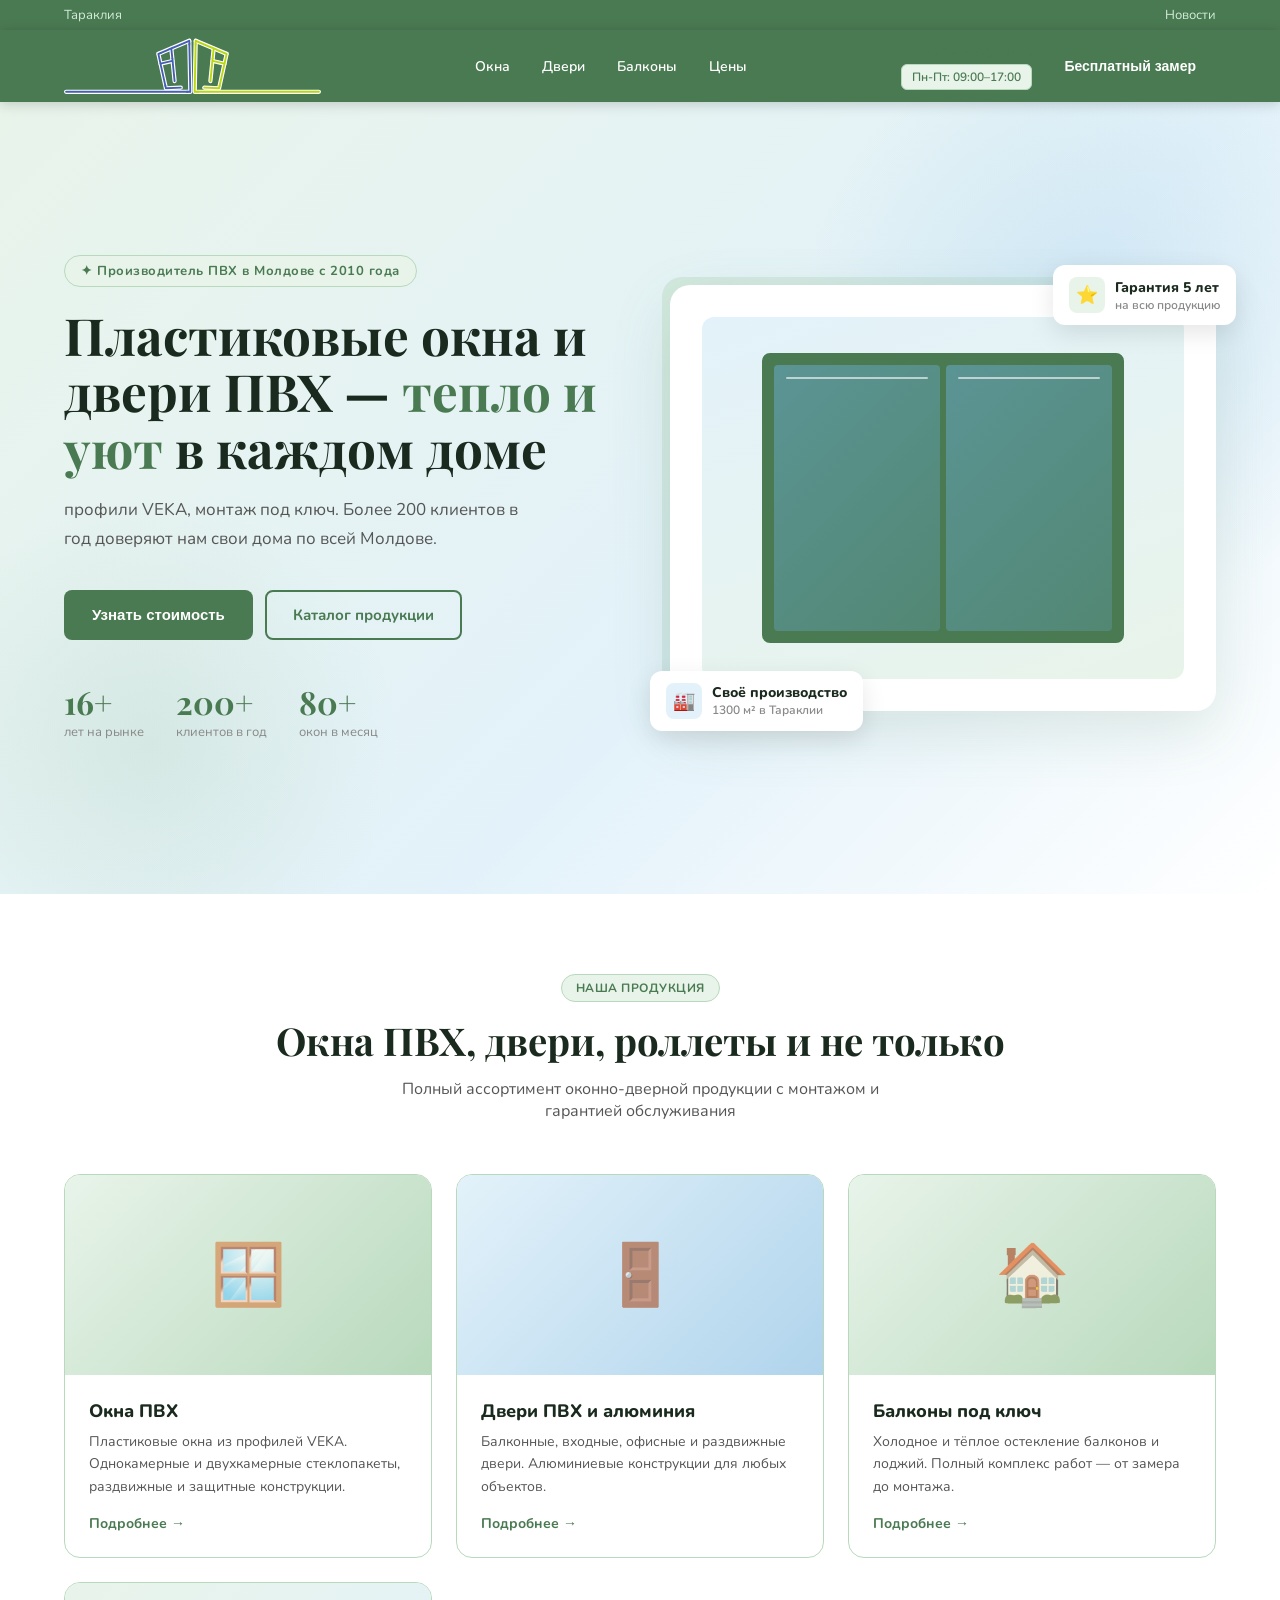
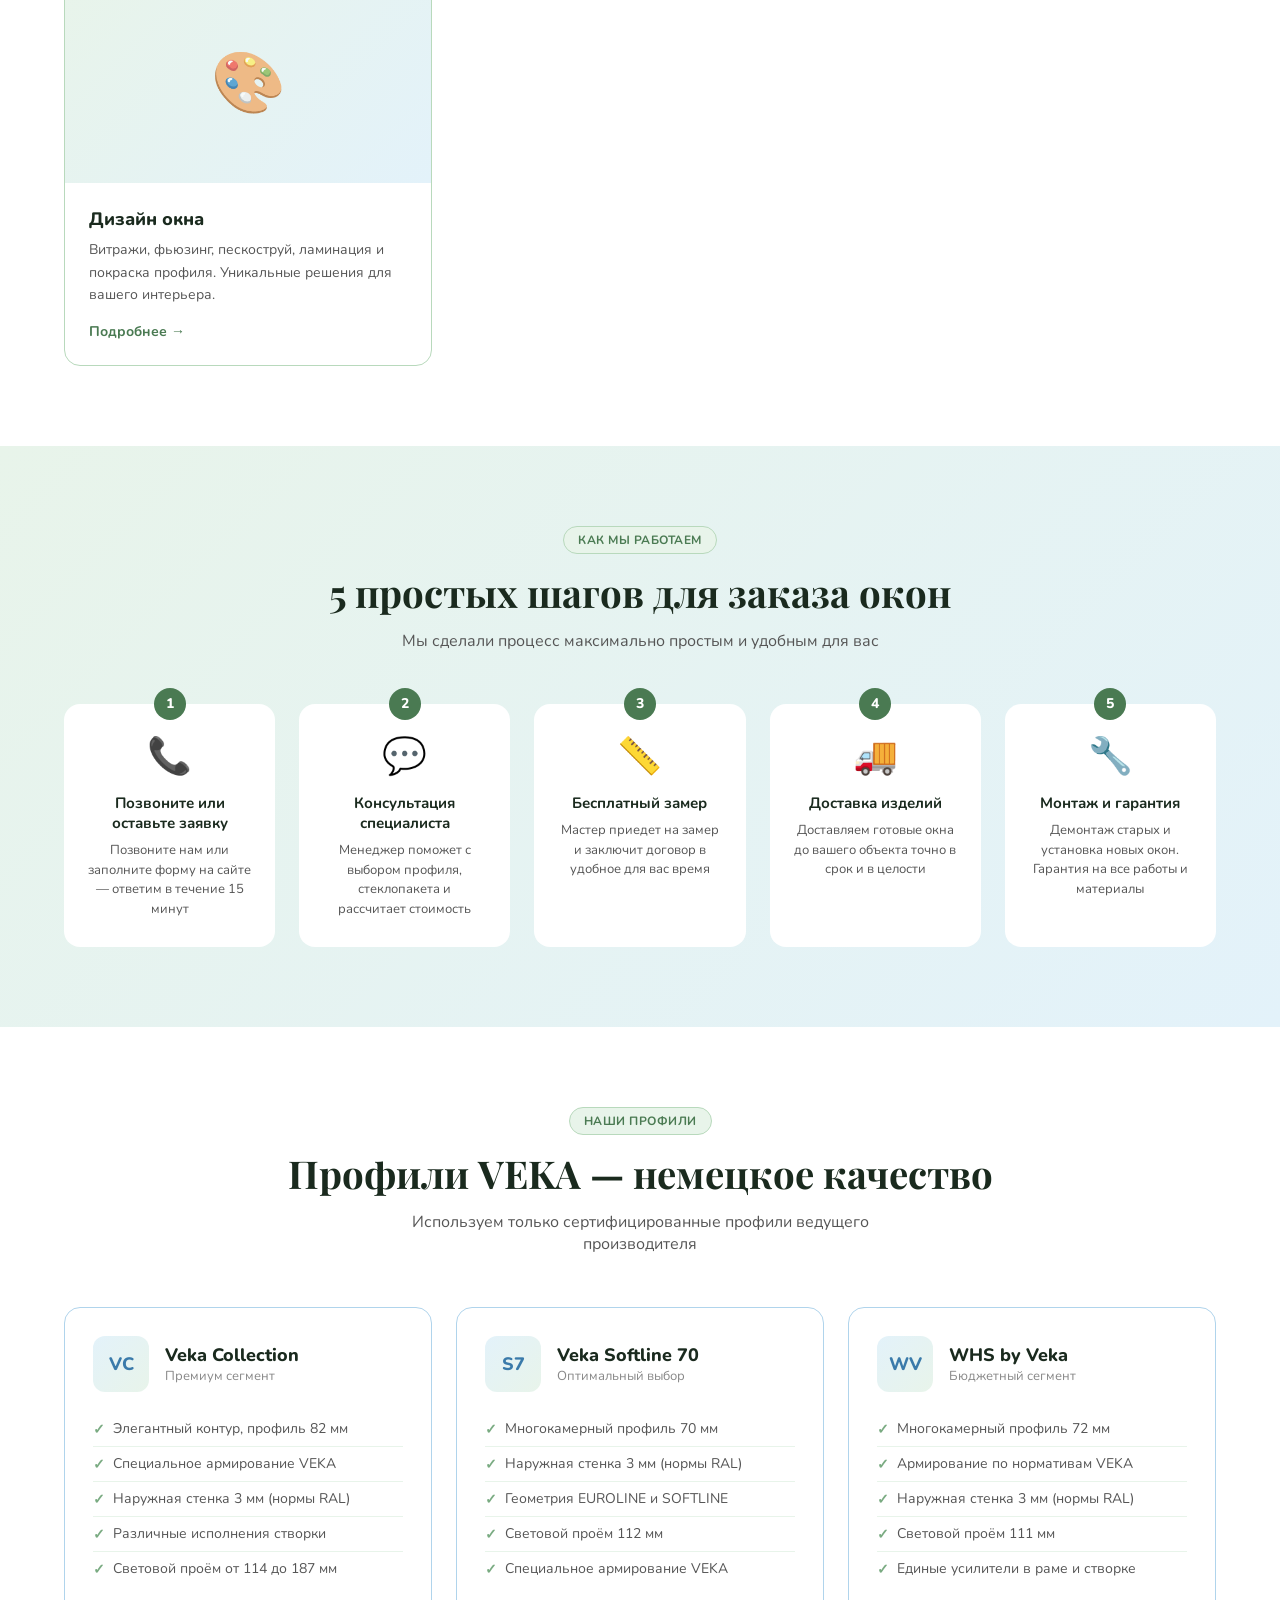
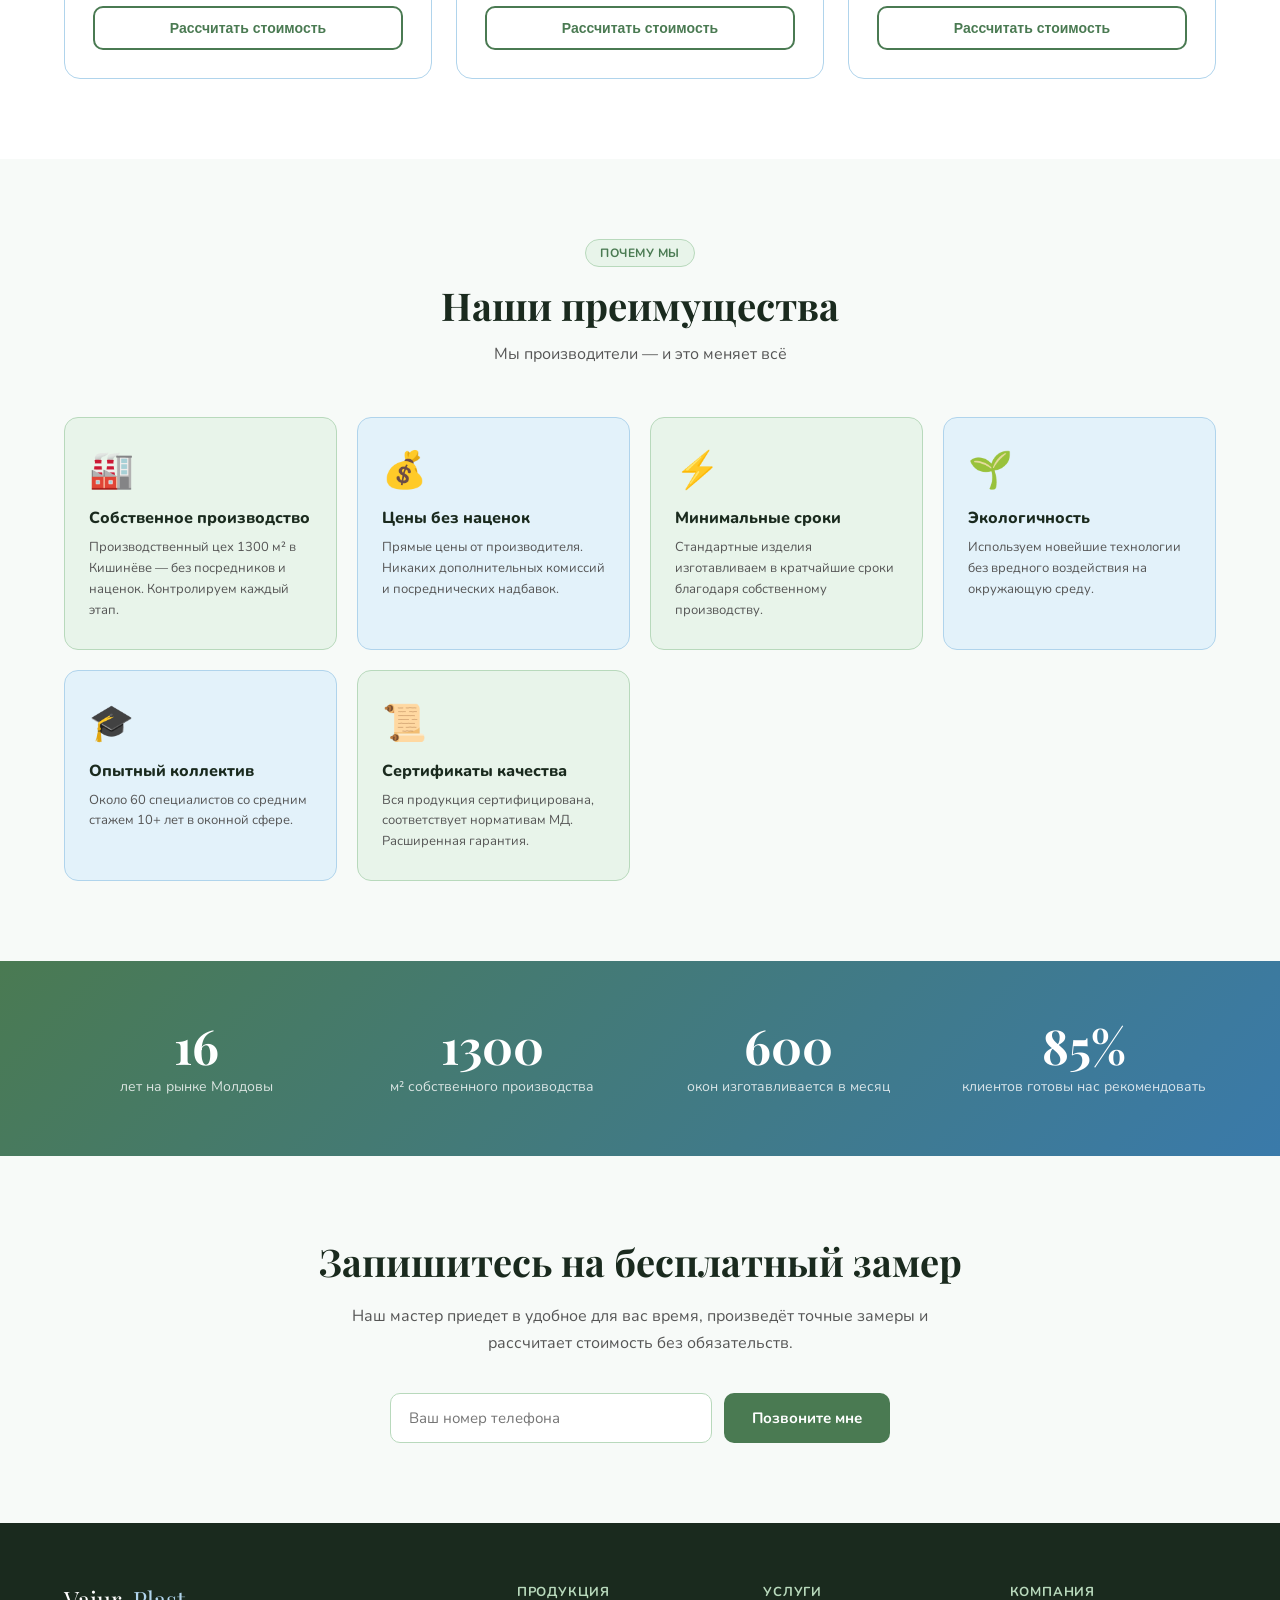
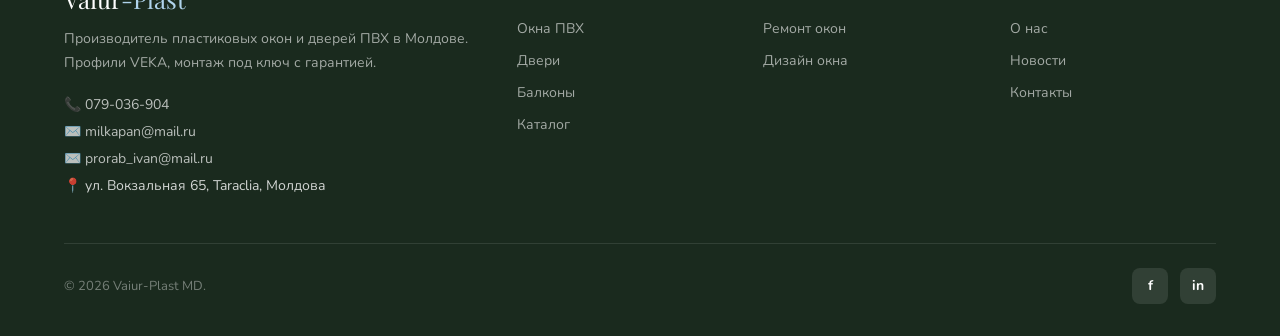
<file: index.html>
<!DOCTYPE html>
<html lang="ru">

<head>
  <meta charset="UTF-8">
  <meta name="viewport" content="width=device-width, initial-scale=1.0">
  <title>Окна и Двери ПВХ | Vaiur-Plast MD</title>
  <link rel="preconnect" href="https://fonts.googleapis.com">
  <link
    href="https://fonts.googleapis.com/css2?family=Nunito:wght@300;400;600;700;800&family=Playfair+Display:wght@700&display=swap"
    rel="stylesheet">
  <link rel="stylesheet" href="style.css">
  
</head>

<body>

  <div class="topbar">
    <div class="topbar-inner">
      <div class="topbar-links">
        <a href="https://maps.app.goo.gl/GmkVj8q36b1fNAoX8" target="_blank ">Тараклия</a>
      </div>
      <div style="display:flex;gap:20px;align-items:center">
        <a href="news.html">Новости</a>
      </div>
    </div>
  </div>

  <header>
    <div class="header-inner">
      <div class="logo">
        <a href="index.html"><img class="site-logo" src="image/Group 3.svg" alt="Vaiur-Plast"></a>
      </div>
      <nav>
        <a href="okna.html">Окна</a>
        <a href="dveri.html">Двери</a>
        <a href="balkony.html">Балконы</a>
        <a href="calc.php">Цены</a>
      </nav>
      <div class="header-actions">
        <div style="text-align:right">
          <div class="phone">079-036-904</div>
          <div class="hours">Пн-Пт: 09:00–17:00</div>
        </div>
        <button class="btn-primary"
          onclick="document.getElementById('cta').scrollIntoView({behavior:'smooth'})">Бесплатный замер</button>
      </div>
    </div>
  </header>

  <section class="hero">
    <div class="hero-inner">
      <div>
        <div class="hero-tag">✦ Производитель ПВХ в Молдове с 2010 года</div>
        <h1>Пластиковые окна и двери ПВХ — <em>тепло и уют</em> в каждом доме</h1>
        <p class="hero-sub">профили VEKA, монтаж под ключ. Более 200 клиентов в год доверяют
          нам свои дома по всей Молдове.</p>
        <div class="hero-ctas">
          <button class="btn-primary"
            onclick="document.getElementById('cta').scrollIntoView({behavior:'smooth'})">Узнать стоимость</button>
          <a href="catalog.html" class="btn-outline">Каталог продукции</a>
        </div>
        <div class="hero-stats">
          <div>
            <div class="hero-stat-num">16+</div>
            <div class="hero-stat-label">лет на рынке</div>
          </div>
          <div>
            <div class="hero-stat-num">200+</div>
            <div class="hero-stat-label">клиентов в год</div>
          </div>
          <div>
            <div class="hero-stat-num">80+</div>
            <div class="hero-stat-label">окон в месяц</div>
          </div>
        </div>
      </div>
      <div class="hero-visual">
        <div class="hero-card">
          <div class="window-graphic">
            <div class="window-frame">
              <div class="window-pane"></div>
              <div class="window-pane"></div>
              <div class="window-handle"></div>
            </div>
          </div>
          <div class="floating-badge badge-top">
            <div class="badge-icon green">⭐</div>
            <div>
              <div style="font-weight:800;font-size:14px">Гарантия 5 лет</div>
              <div style="font-size:12px;color:#888">на всю продукцию</div>
            </div>
          </div>
          <div class="floating-badge badge-bottom">
            <div class="badge-icon blue">🏭</div>
            <div>
              <div style="font-weight:800;font-size:14px">Своё производство</div>
              <div style="font-size:12px;color:#888">1300 м² в Тараклии</div>
            </div>
          </div>
        </div>
      </div>
    </div>
  </section>

  <section class="section">
    <div class="section-inner">
      <div class="section-header">
        <div class="section-tag">НАША ПРОДУКЦИЯ</div>
        <h2 class="section-title">Окна ПВХ, двери, роллеты и не только</h2>
        <p class="section-sub">Полный ассортимент оконно-дверной продукции с монтажом и гарантией обслуживания</p>
      </div>
      <div class="products-grid">
        <div class="product-card">
          <div class="product-img sage"><span class="product-icon">🪟</span></div>
          <div class="product-body">
            <div class="product-title">Окна ПВХ</div>
            <p class="product-desc">Пластиковые окна из профилей VEKA. Однокамерные и двухкамерные стеклопакеты,
              раздвижные и защитные конструкции.</p>
            <a href="okna.html" class="product-link">Подробнее →</a>
          </div>
        </div>
        <div class="product-card">
          <div class="product-img sky"><span class="product-icon">🚪</span></div>
          <div class="product-body">
            <div class="product-title">Двери ПВХ и алюминия</div>
            <p class="product-desc">Балконные, входные, офисные и раздвижные двери. Алюминиевые конструкции для любых
              объектов.</p>
            <a href="dveri.html" class="product-link">Подробнее →</a>
          </div>
        </div>
        <div class="product-card">
          <div class="product-img sage"><span class="product-icon">🏠</span></div>
          <div class="product-body">
            <div class="product-title">Балконы под ключ</div>
            <p class="product-desc">Холодное и тёплое остекление балконов и лоджий. Полный комплекс работ — от замера до
              монтажа.</p>
            <a href="balkony.html" class="product-link">Подробнее →</a>
          </div>
        </div>
        <div class="product-card">
          <div class="product-img mixed"><span class="product-icon">🎨</span></div>
          <div class="product-body">
            <div class="product-title">Дизайн окна</div>
            <p class="product-desc">Витражи, фьюзинг, пескоструй, ламинация и покраска профиля. Уникальные решения для
              вашего интерьера.</p>
            <a href="calc.php" class="product-link">Подробнее →</a>
          </div>
        </div>
      </div>
    </div>
  </section>

  <section class="section steps-section">
    <div class="section-inner">
      <div class="section-header">
        <div class="section-tag">КАК МЫ РАБОТАЕМ</div>
        <h2 class="section-title">5 простых шагов для заказа окон</h2>
        <p class="section-sub">Мы сделали процесс максимально простым и удобным для вас</p>
      </div>
      <div class="steps-grid">
        <div class="step-card">
          <span class="step-icon">📞</span>
          <div class="step-title">Позвоните или оставьте заявку</div>
          <p class="step-text">Позвоните нам или заполните форму на сайте — ответим в течение 15 минут</p>
        </div>
        <div class="step-card">
          <span class="step-icon">💬</span>
          <div class="step-title">Консультация специалиста</div>
          <p class="step-text">Менеджер поможет с выбором профиля, стеклопакета и рассчитает стоимость</p>
        </div>
        <div class="step-card">
          <span class="step-icon">📏</span>
          <div class="step-title">Бесплатный замер</div>
          <p class="step-text">Мастер приедет на замер и заключит договор в удобное для вас время</p>
        </div>
        <div class="step-card">
          <span class="step-icon">🚚</span>
          <div class="step-title">Доставка изделий</div>
          <p class="step-text">Доставляем готовые окна до вашего объекта точно в срок и в целости</p>
        </div>
        <div class="step-card">
          <span class="step-icon">🔧</span>
          <div class="step-title">Монтаж и гарантия</div>
          <p class="step-text">Демонтаж старых и установка новых окон. Гарантия на все работы и материалы</p>
        </div>
      </div>
    </div>
  </section>

  <section class="section">
    <div class="section-inner">
      <div class="section-header">
        <div class="section-tag">НАШИ ПРОФИЛИ</div>
        <h2 class="section-title">Профили VEKA — немецкое качество</h2>
        <p class="section-sub">Используем только сертифицированные профили ведущего производителя</p>
      </div>
      <div class="profiles-grid">
        <div class="profile-card">
          <div class="profile-header">
            <div class="profile-badge">VC</div>
            <div>
              <div class="profile-name">Veka Collection</div>
              <div class="profile-sub">Премиум сегмент</div>
            </div>
          </div>
          <ul class="profile-features">
            <li>Элегантный контур, профиль 82 мм</li>
            <li>Специальное армирование VEKA</li>
            <li>Наружная стенка 3 мм (нормы RAL)</li>
            <li>Различные исполнения створки</li>
            <li>Световой проём от 114 до 187 мм</li>
          </ul>
          <a href="calc.php"><button class="profile-cta">Рассчитать стоимость</button></a>
        </div>
        <div class="profile-card">
          <div class="profile-header">
            <div class="profile-badge">S7</div>
            <div>
              <div class="profile-name">Veka Softline 70</div>
              <div class="profile-sub">Оптимальный выбор</div>
            </div>
          </div>
          <ul class="profile-features">
            <li>Многокамерный профиль 70 мм</li>
            <li>Наружная стенка 3 мм (нормы RAL)</li>
            <li>Геометрия EUROLINE и SOFTLINE</li>
            <li>Световой проём 112 мм</li>
            <li>Специальное армирование VEKA</li>
          </ul>
          <a href="calc.php"><button class="profile-cta">Рассчитать стоимость</button></a>
        </div>
        <div class="profile-card">
          <div class="profile-header">
            <div class="profile-badge">WV</div>
            <div>
              <div class="profile-name">WHS by Veka</div>
              <div class="profile-sub">Бюджетный сегмент</div>
            </div>
          </div>
          <ul class="profile-features">
            <li>Многокамерный профиль 72 мм</li>
            <li>Армирование по нормативам VEKA</li>
            <li>Наружная стенка 3 мм (нормы RAL)</li>
            <li>Световой проём 111 мм</li>
            <li>Единые усилители в раме и створке</li>
          </ul>
          <a href="calc.php"><button class="profile-cta">Рассчитать стоимость</button></a>
        </div>
      </div>
    </div>
  </section>

  <section class="section" style="background:var(--off-white)">
    <div class="section-inner">
      <div class="section-header">
        <div class="section-tag">ПОЧЕМУ МЫ</div>
        <h2 class="section-title">Наши преимущества</h2>
        <p class="section-sub">Мы производители — и это меняет всё</p>
      </div>
      <div class="advantages-grid">
        <div class="adv-card sage-bg">
          <span class="adv-icon">🏭</span>
          <div class="adv-title">Собственное производство</div>
          <p class="adv-text">Производственный цех 1300 м² в Кишинёве — без посредников и наценок. Контролируем каждый
            этап.</p>
        </div>
        <div class="adv-card sky-bg">
          <span class="adv-icon">💰</span>
          <div class="adv-title">Цены без наценок</div>
          <p class="adv-text">Прямые цены от производителя. Никаких дополнительных комиссий и посреднических надбавок.
          </p>
        </div>
        <div class="adv-card sage-bg">
          <span class="adv-icon">⚡</span>
          <div class="adv-title">Минимальные сроки</div>
          <p class="adv-text">Стандартные изделия изготавливаем в кратчайшие сроки благодаря собственному производству.
          </p>
        </div>
        <div class="adv-card sky-bg">
          <span class="adv-icon">🌱</span>
          <div class="adv-title">Экологичность</div>
          <p class="adv-text">Используем новейшие технологии без вредного воздействия на окружающую среду.</p>
        </div>
        <div class="adv-card sky-bg">
          <span class="adv-icon">🎓</span>
          <div class="adv-title">Опытный коллектив</div>
          <p class="adv-text">Около 60 специалистов со средним стажем 10+ лет в оконной сфере.</p>
        </div>
        <div class="adv-card sage-bg">
          <span class="adv-icon">📜</span>
          <div class="adv-title">Сертификаты качества</div>
          <p class="adv-text">Вся продукция сертифицирована, соответствует нормативам МД. Расширенная гарантия.</p>
        </div>
      </div>
    </div>
  </section>

  <div class="stats-section">
    <div class="section-inner">
      <div class="stats-grid">
        <div>
          <div class="stat-num">16</div>
          <div class="stat-label">лет на рынке Молдовы</div>
        </div>
        <div>
          <div class="stat-num">1300</div>
          <div class="stat-label">м² собственного производства</div>
        </div>
        <div>
          <div class="stat-num">600</div>
          <div class="stat-label">окон изготавливается в месяц</div>
        </div>
        <div>
          <div class="stat-num">85%</div>
          <div class="stat-label">клиентов готовы нас рекомендовать</div>
        </div>
      </div>
    </div>
  </div>


  <section class="cta-section" id="cta">
    <div class="cta-inner">
      <h2>Запишитесь на бесплатный замер</h2>
      <p>Наш мастер приедет в удобное для вас время, произведёт точные замеры и рассчитает стоимость без обязательств.
      </p>
      <div class="cta-form">
        <input type="tel" placeholder="Ваш номер телефона">
        <button>Позвоните мне</button>
      </div>
    </div>
  </section>

  <footer>
    <div class="footer-inner">
      <div class="footer-grid">
        <div>
          <div class="footer-logo">Vaiur<span>-Plast</span></div>
          <p class="footer-desc">Производитель пластиковых окон и дверей ПВХ в Молдове. 
            Профили VEKA, монтаж под ключ с гарантией.</p>
          <div class="footer-contact">
            <a href="tel:079036904">📞 079-036-904</a>
            <a href="mailto:milkapan@mail.ru">✉️ milkapan@mail.ru</a>
              <a href="mailto:prorab_ivan@mail.ru">✉️ prorab_ivan@mail.ru</a>
            <span>📍 ул. Вокзальная 65, Taraclia, Молдова</span>
          </div>
        </div>
        <div class="footer-col">
          <h4>Продукция</h4>
          <ul class="footer-links">
            <li><a href="okna.html">Окна ПВХ</a></li>
            <li><a href="dveri.html">Двери</a></li>
            <li><a href="balcony.html">Балконы</a></li>
            <li><a href="catalog.html">Каталог</a></li>
          </ul>
        </div>
        <div class="footer-col">
          <h4>Услуги</h4>
          <ul class="footer-links">
            <li><a href="remont.html">Ремонт окон</a></li>
            <li><a href="dizayn.html">Дизайн окна</a></li>
          </ul>
        </div>
        <div class="footer-col">
          <h4>Компания</h4>
          <ul class="footer-links">
            <li><a href="about.html">О нас</a></li>
            <li><a href="news.html">Новости</a></li>
            <li><a href="contacts.html">Контакты</a></li>
          </ul>
        </div>
      </div>
      <div class="footer-bottom">
        <span>© 2026 Vaiur-Plast MD.</span>
        <div class="footer-socials">
          <a href="#" class="social-btn">f</a>
          <a href="#" class="social-btn">in</a>
        </div>
      </div>
    </div>
  </footer>

</body>
</html>
</file>
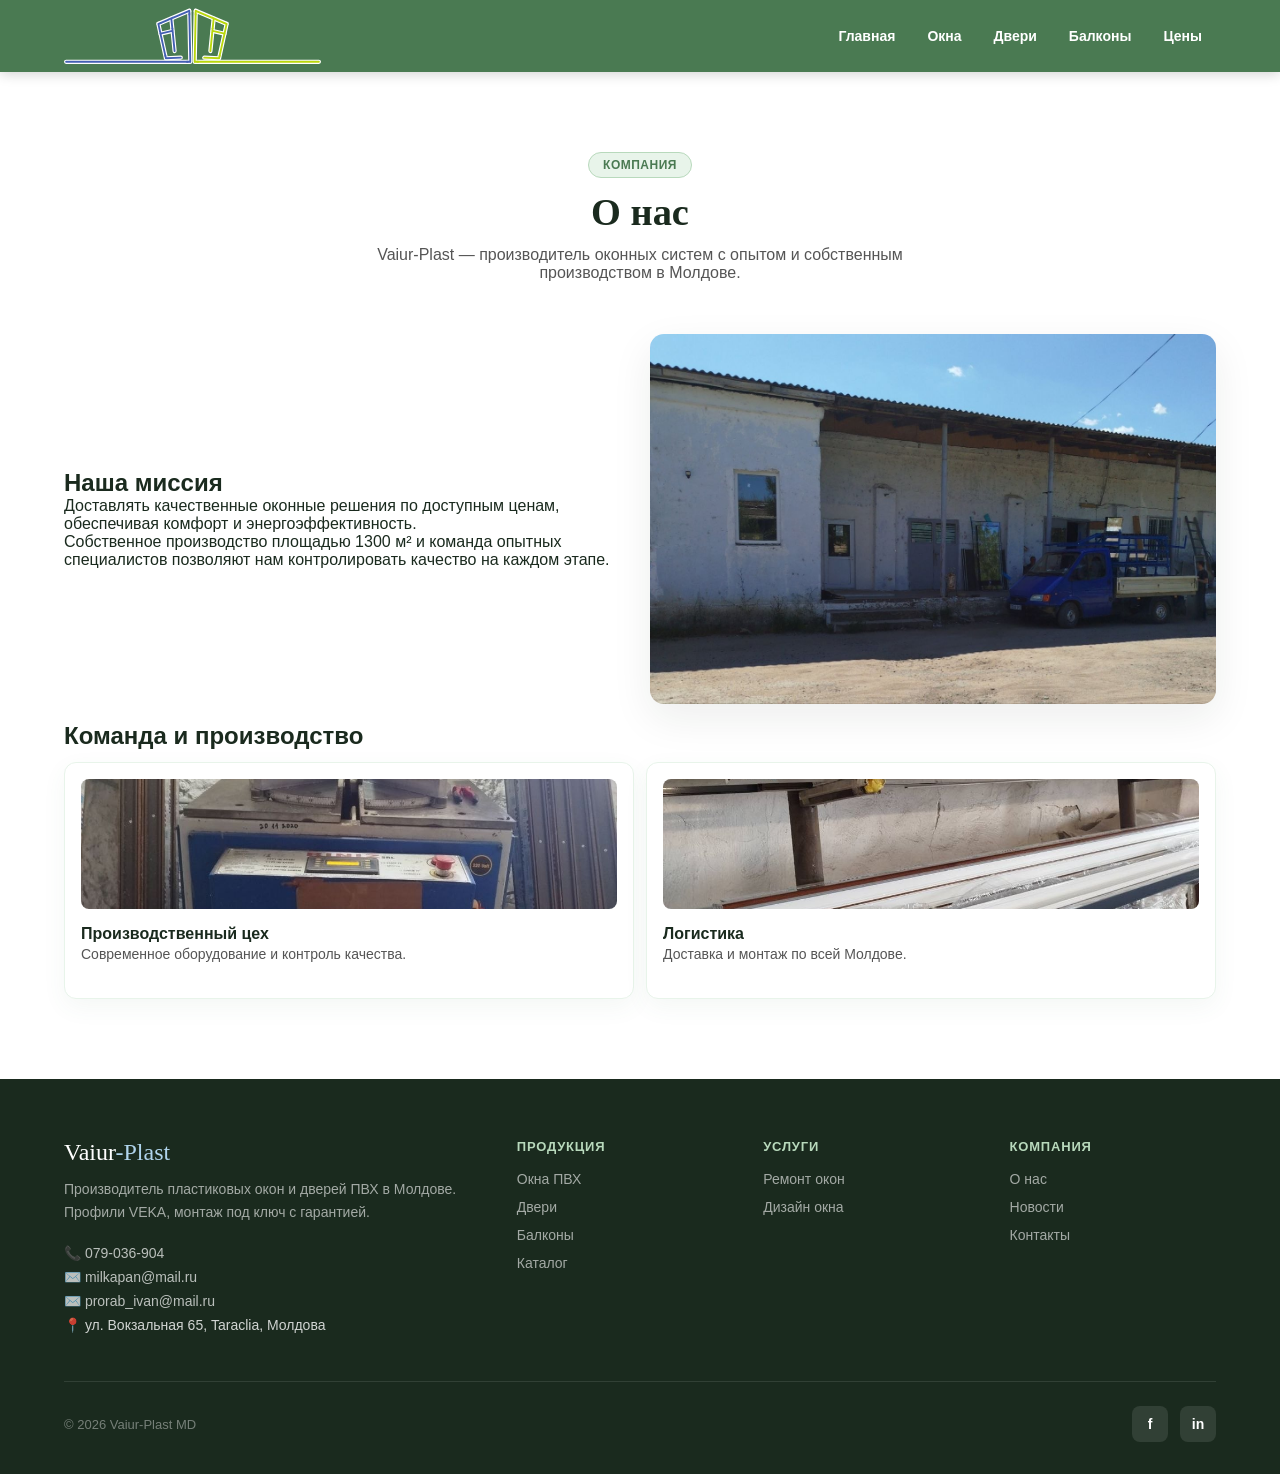
<file: about.html>
<!DOCTYPE html>
<html lang="ru">
<head>
  <meta charset="utf-8">
  <meta name="viewport" content="width=device-width,initial-scale=1">
  <title>О нас — Vaiur-Plast</title>
  <link rel="stylesheet" href="style.css">
  </head>
<body>
  <header>
    <div class="header-inner">
      <div class="logo"><a href="index.html"><img class="site-logo" src="image/Group 3.svg" alt="Vaiur-Plast"></a></div>
      <nav>
        <a href="index.html">Главная</a>
        <a href="okna.html">Окна</a>
        <a href="dveri.html">Двери</a>
        <a href="balkony.html">Балконы</a>
        <a href="calc.php">Цены</a>
      </nav>
    </div>
  </header>

  <main class="section">
    <div class="section-inner">
      <div class="section-header">
        <div class="section-tag">КОМПАНИЯ</div>
        <h1 class="section-title">О нас</h1>
        <p class="section-sub">Vaiur-Plast — производитель оконных систем с опытом и собственным производством в Молдове.</p>
      </div>

      <div class="page-hero" style="display:grid;grid-template-columns:1fr 1fr;gap:20px;align-items:center;margin-bottom:18px">
        <div>
          <h2>Наша миссия</h2>
          <p>Доставлять качественные оконные решения по доступным ценам, обеспечивая комфорт и энергоэффективность.</p>
          <p>Собственное производство площадью 1300 м² и команда опытных специалистов позволяют нам контролировать качество на каждом этапе.</p>
        </div>
        <div class="hero-image">
          <img class="img-cover" src="image/5296533191483137446.jpg" alt="Производство" style="width:100%;border-radius:8px;">
        </div>
      </div>

      <section>
        <h2>Команда и производство</h2>
        <div style="display:grid;grid-template-columns:repeat(auto-fit,minmax(220px,1fr));gap:12px;margin-top:12px">
          <div class="card"><img src="image/5296533191483137436.jpg" alt="Команда" style="width:100%;height:130px;object-fit:cover;border-radius:8px"><strong>Производственный цех</strong><p class="product-desc">Современное оборудование и контроль качества.</p></div>
          <div class="card"><img src="image/5296533191483137434.jpg" alt="Склад" style="width:100%;height:130px;object-fit:cover;border-radius:8px"><strong>Логистика</strong><p class="product-desc">Доставка и монтаж по всей Молдове.</p></div>
        </div>
      </section>
    </div>
  </main>

  <footer>
    <div class="footer-inner">
      <div class="footer-grid">
        <div>
          <div class="footer-logo">Vaiur<span>-Plast</span></div>
          <p class="footer-desc">Производитель пластиковых окон и дверей ПВХ в Молдове. Профили VEKA, монтаж под ключ с гарантией.</p>
          <div class="footer-contact">
            <a href="tel:079036904">📞 079-036-904</a>
            <a href="mailto:milkapan@mail.ru">✉️ milkapan@mail.ru</a>
            <a href="mailto:prorab_ivan@mail.ru">✉️ prorab_ivan@mail.ru</a>
            <span>📍 ул. Вокзальная 65, Taraclia, Молдова</span>
          </div>
        </div>
        <div class="footer-col">
          <h4>Продукция</h4>
          <ul class="footer-links">
            <li><a href="okna.html">Окна ПВХ</a></li>
            <li><a href="dveri.html">Двери</a></li>
            <li><a href="balkony.html">Балконы</a></li>
             <li><a href="catalog.html">Каталог</a></li>
          </ul>
        </div>
        <div class="footer-col">
          <h4>Услуги</h4>
          <ul class="footer-links">
            <li><a href="remont.html">Ремонт окон</a></li>
            <li><a href="dizayn.html">Дизайн окна</a></li>
          </ul>
        </div>
        <div class="footer-col">
          <h4>Компания</h4>
          <ul class="footer-links">
            <li><a href="about.html">О нас</a></li>
            <li><a href="news.html">Новости</a></li>
            <li><a href="contacts.html">Контакты</a></li>
          </ul>
        </div>
      </div>
      <div class="footer-bottom">
        <span>© 2026 Vaiur-Plast MD</span>
        <div class="footer-socials">
          <a href="#" class="social-btn">f</a>
          <a href="#" class="social-btn">in</a>
        </div>
      </div>
    </div>
  </footer>
</body>
</html>
</file>
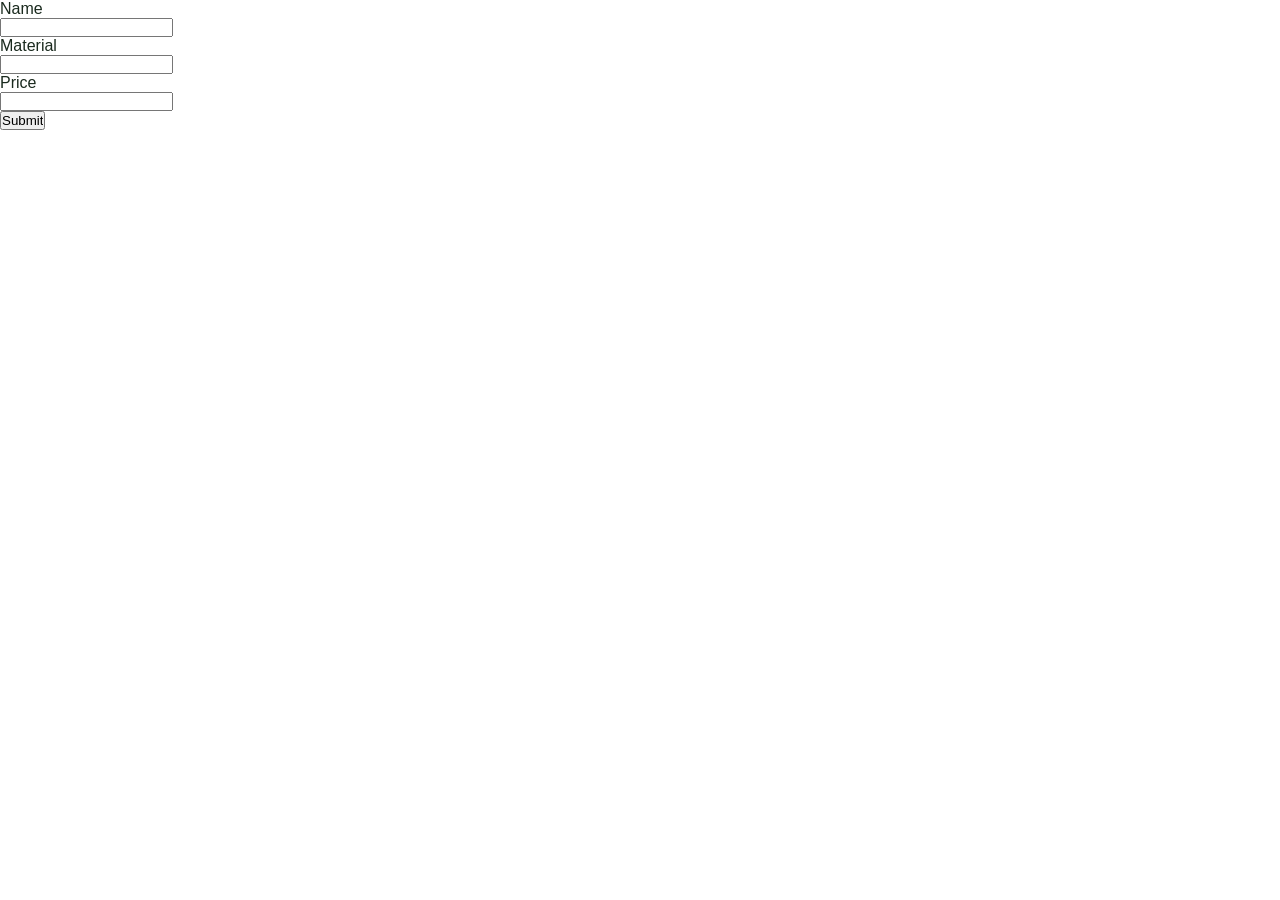
<file: add.html>
<!DOCTYPE html>
<html lang="en">
<head>
    <meta charset="UTF-8">
    <meta name="viewport" content="width=device-width, initial-scale=1.0">
    <title>Document</title>
    <link rel="stylesheet" href="style.css">
</head>
<body>
    <form action="add.php" method="post">
        <p>Name</p>
        <input type="text" name="name">
        <p>Material</p>
        <input type="text" name="material">
        <p>Price</p>
        <input type="number" min="0" name="price">
        <br>
        <input type="submit">
    </form>
</body>
</html>
</file>
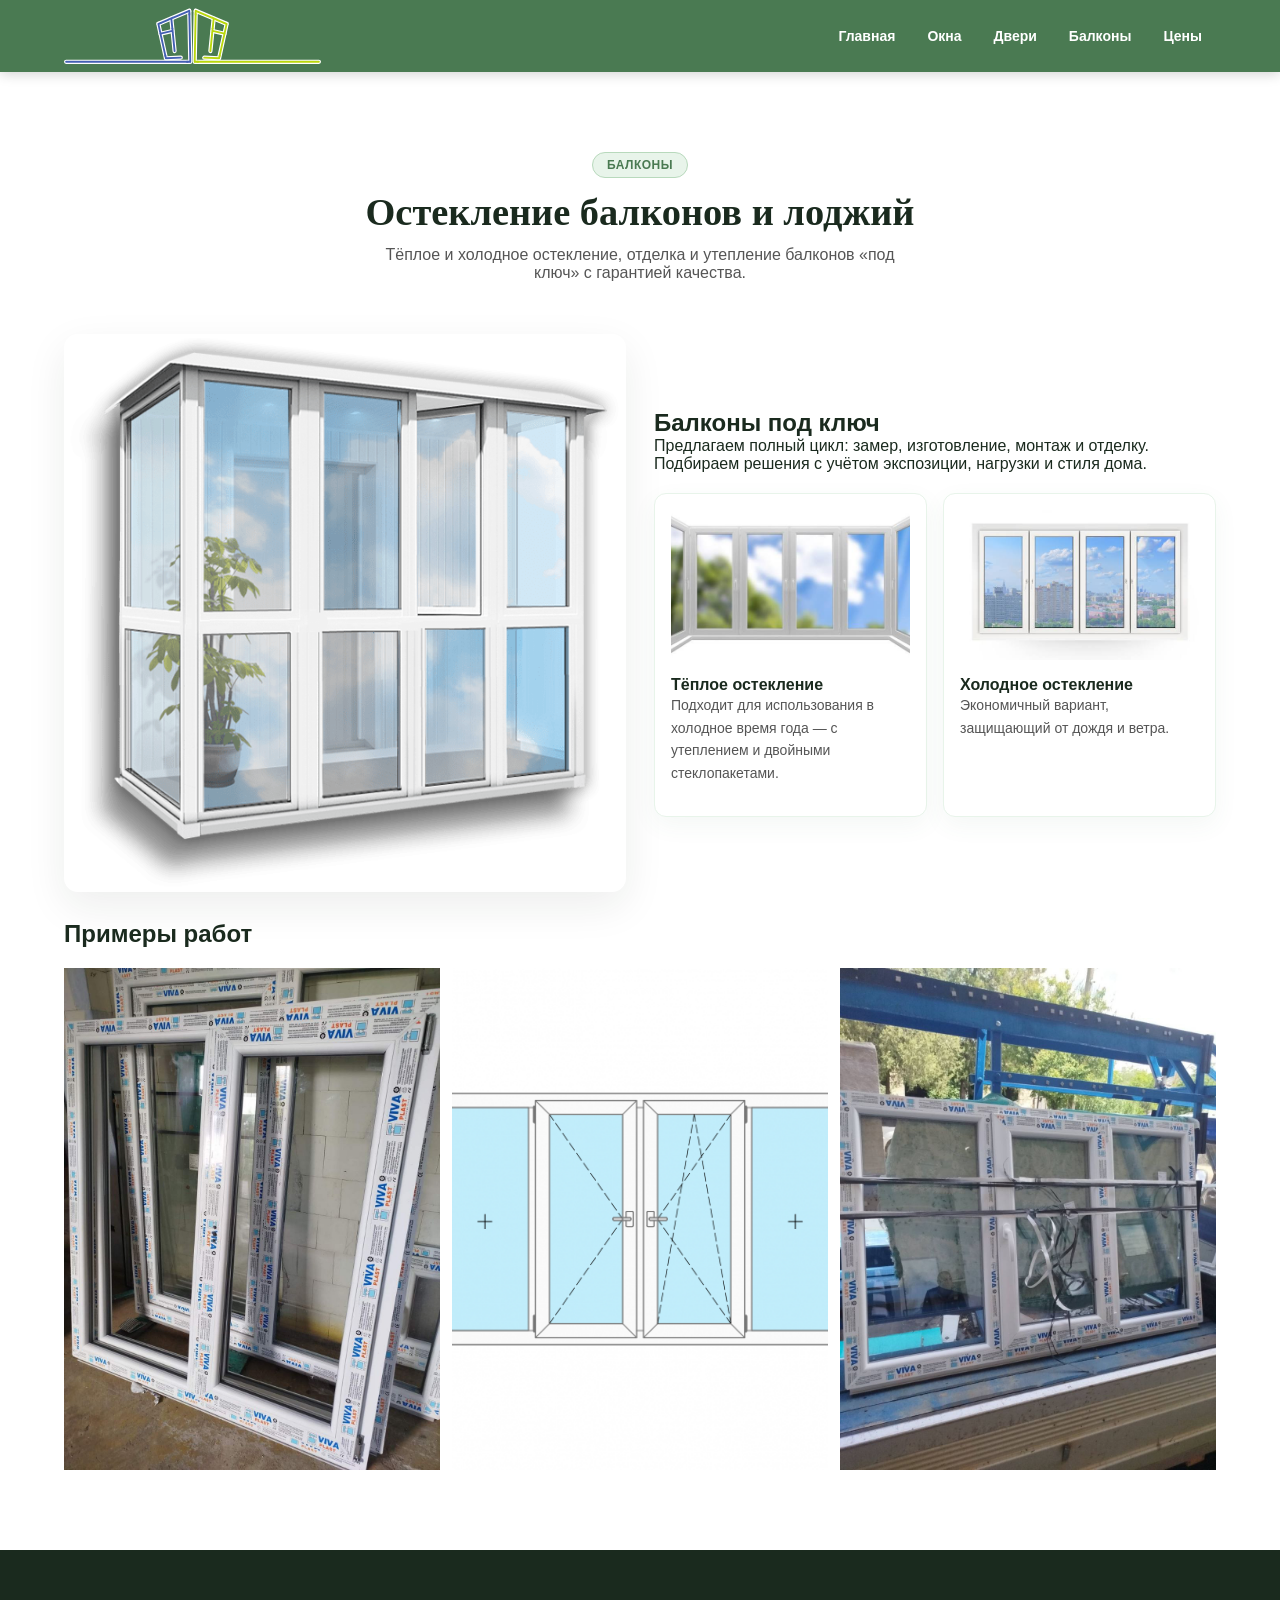
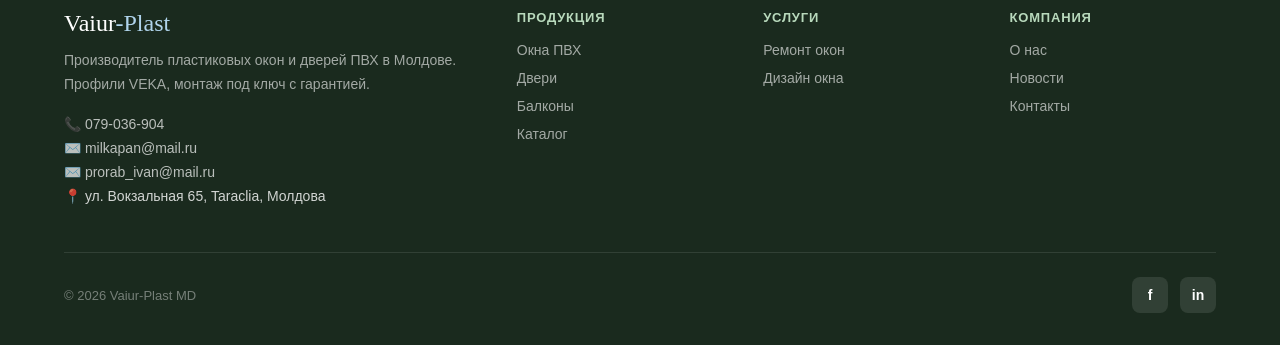
<file: balkony.html>
<!DOCTYPE html>
<html lang="ru">
<head>
  <meta charset="utf-8">
  <meta name="viewport" content="width=device-width,initial-scale=1">
  <title>Балконы — Vaiur-Plast</title>
  <link rel="stylesheet" href="style.css">
  </head>
<body>
  <header>
    <div class="header-inner">
      <div class="logo">
        <a href="index.html"><img class="site-logo" src="image/Group 3.svg" alt="Vaiur-Plast"></a>
      </div>
      <nav>
        <a href="index.html">Главная</a>
        <a href="okna.html">Окна</a>
        <a href="dveri.html">Двери</a>
        <a href="balkony.html">Балконы</a>
        <a href="calc.php">Цены</a>
      </nav>
    </div>
  </header>

  <main class="section">
    <div class="section-inner">
      <div class="section-header">
        <div class="section-tag">БАЛКОНЫ</div>
        <h1 class="section-title">Остекление балконов и лоджий</h1>
        <p class="section-sub">Тёплое и холодное остекление, отделка и утепление балконов «под ключ» с гарантией качества.</p>
      </div>

      <div class="page-hero">
        <div class="hero-image">
          <img class="img-cover" src="image/panoramnyi-balkon.png" alt="Остекление балкона">
        </div>
        <div>
          <h2>Балконы под ключ</h2>
          <p>Предлагаем полный цикл: замер, изготовление, монтаж и отделку. Подбираем решения с учётом экспозиции, нагрузки и стиля дома.</p>

          <div class="feature-cards">
            <div class="card">
              <img src="image/тепло.jpg" alt="Тёплое остекление">
              <strong>Тёплое остекление</strong>
              <p class="product-desc">Подходит для использования в холодное время года — с утеплением и двойными стеклопакетами.</p>
            </div>
            <div class="card">
              <img src="image/холодно.jpg" alt="Холодное остекление">
              <strong>Холодное остекление</strong>
              <p class="product-desc">Экономичный вариант, защищающий от дождя и ветра.</p>
            </div>
          </div>
        </div>
      </div>

      <h2>Примеры работ</h2>
      <div class="gallery-grid">
        <img class="img-cover" src="image/5296533191483137439.jpg" alt="Балкон 1">
        <img class="img-cover" src="image/408.png" alt="Балкон 2">
        <img class="img-cover" src="image/5296533191483137435.jpg" alt="Балкон 3">
      </div>
    </div>
  </main>
    </div>
  </main>

  <footer>
    <div class="footer-inner">
      <div class="footer-grid">
        <div>
          <div class="footer-logo">Vaiur<span>-Plast</span></div>
          <p class="footer-desc">Производитель пластиковых окон и дверей ПВХ в Молдове. Профили VEKA, монтаж под ключ с гарантией.</p>
          <div class="footer-contact">
            <a href="tel:079036904">📞 079-036-904</a>
            <a href="mailto:milkapan@mail.ru">✉️ milkapan@mail.ru</a>
            <a href="mailto:prorab_ivan@mail.ru">✉️ prorab_ivan@mail.ru</a>
            <span>📍 ул. Вокзальная 65, Taraclia, Молдова</span>
          </div>
        </div>
        <div class="footer-col">
          <h4>Продукция</h4>
          <ul class="footer-links">
            <li><a href="okna.html">Окна ПВХ</a></li>
            <li><a href="dveri.html">Двери</a></li>
            <li><a href="balkony.html">Балконы</a></li>
             <li><a href="catalog.html">Каталог</a></li>
          </ul>
        </div>
        <div class="footer-col">
          <h4>Услуги</h4>
          <ul class="footer-links">
            <li><a href="remont.html">Ремонт окон</a></li>
            <li><a href="dizayn.html">Дизайн окна</a></li>
          </ul>
        </div>
        <div class="footer-col">
          <h4>Компания</h4>
          <ul class="footer-links">
            <li><a href="about.html">О нас</a></li>
            <li><a href="news.html">Новости</a></li>
            <li><a href="contacts.html">Контакты</a></li>
          </ul>
        </div>
      </div>
      <div class="footer-bottom">
        <span>© 2026 Vaiur-Plast MD</span>
        <div class="footer-socials">
          <a href="#" class="social-btn">f</a>
          <a href="#" class="social-btn">in</a>
        </div>
      </div>
    </div>
  </footer>
</body>
</html>
</file>
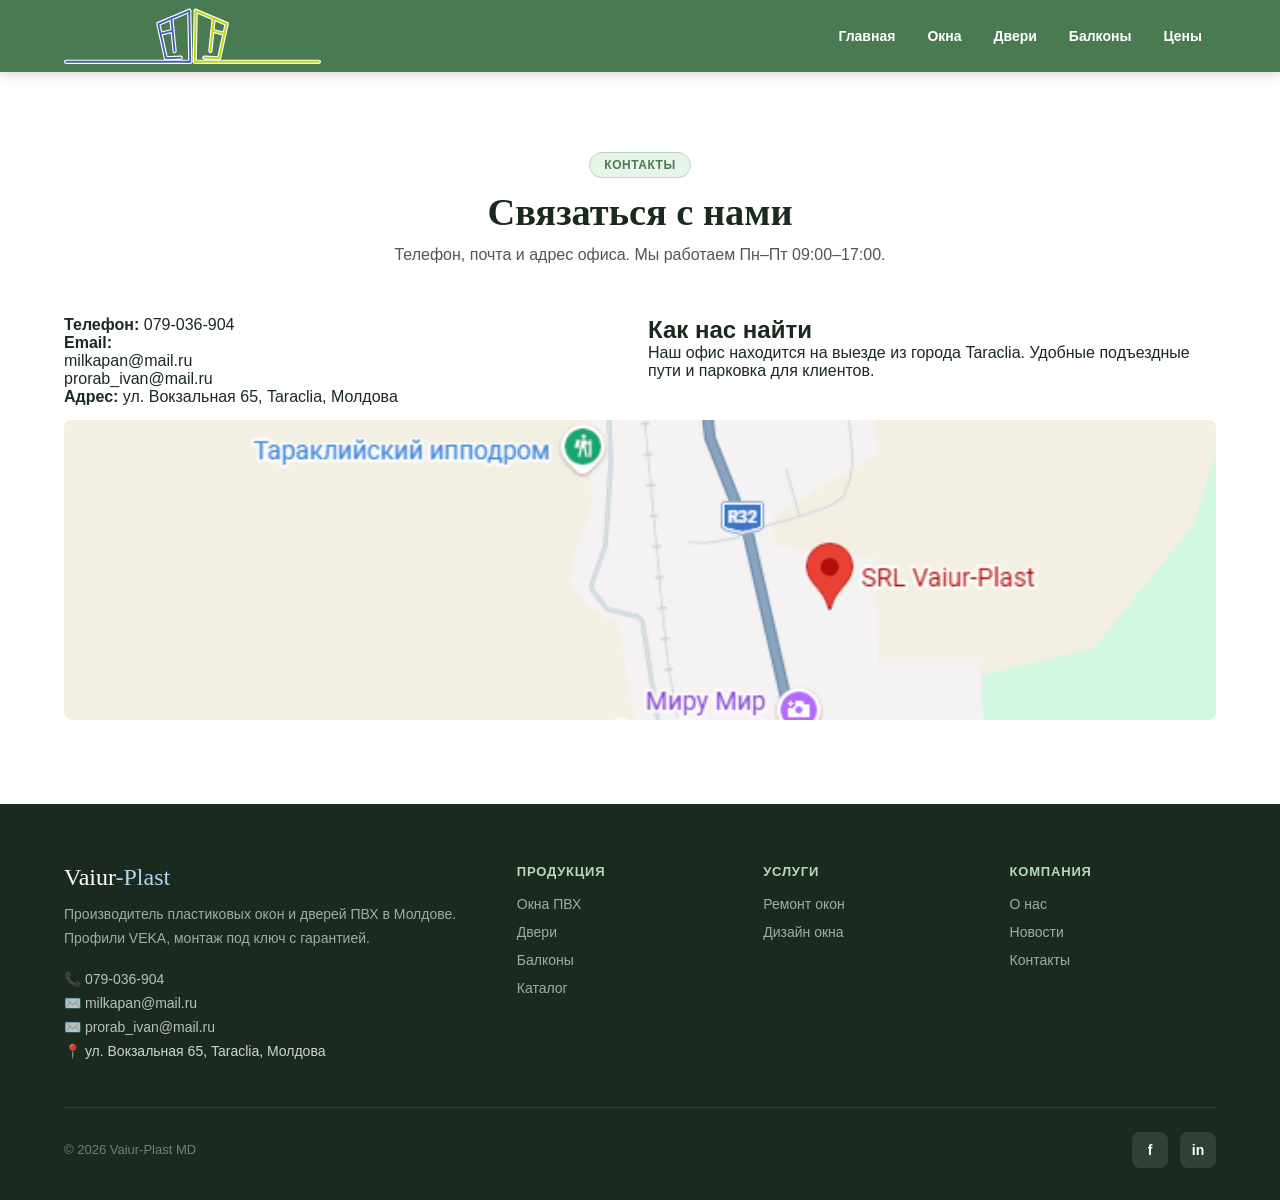
<file: contacts.html>
<!DOCTYPE html>
<html lang="ru">
<head>
  <meta charset="utf-8">
  <meta name="viewport" content="width=device-width,initial-scale=1">
  <title>Контакты — Vaiur-Plast</title>
  <link rel="stylesheet" href="style.css">
  </head>
<body>
  <header>
    <div class="header-inner">
      <div class="logo"><a href="index.html"><img class="site-logo" src="image/Group 3.svg" alt="Vaiur-Plast"></a></div>
      <nav>
        <a href="index.html">Главная</a>
        <a href="okna.html">Окна</a>
        <a href="dveri.html">Двери</a>
        <a href="balkony.html">Балконы</a>
        <a href="calc.php">Цены</a>
      </nav>
    </div>
  </header>

  <main class="section">
    <div class="section-inner">
      <div class="section-header">
        <div class="section-tag">КОНТАКТЫ</div>
        <h1 class="section-title">Связаться с нами</h1>
        <p class="section-sub">Телефон, почта и адрес офиса. Мы работаем Пн–Пт 09:00–17:00.</p>
      </div>

      <section>
        <div style="display:grid;grid-template-columns:1fr 1fr;gap:16px;align-items:start">
          <div>
            <p><strong>Телефон:</strong> <a href="tel:079036904">079-036-904</a></p>
            <p><strong>Email:</strong><br><a href="mailto:milkapan@mail.ru">milkapan@mail.ru</a><br>
            <a href="mailto:prorab_ivan@mail.ru">prorab_ivan@mail.ru</a></p>
            <p><strong>Адрес:</strong> ул. Вокзальная 65, Taraclia, Молдова</p>
          </div>
          <div>
            <h2>Как нас найти</h2>
            <p>Наш офис находится на выезде из города Taraclia. Удобные подъездные пути и парковка для клиентов.</p>
          </div>
        </div>
        <div style="margin-top:14px">
          <img src="image/Безымянный.png" alt="Офис" style="width:100%;max-height:300px;object-fit:cover;border-radius:8px">
        </div>
      </section>
    </div>
  </main>
  <footer>
    <div class="footer-inner">
      <div class="footer-grid">
        <div>
          <div class="footer-logo">Vaiur<span>-Plast</span></div>
          <p class="footer-desc">Производитель пластиковых окон и дверей ПВХ в Молдове. Профили VEKA, монтаж под ключ с гарантией.</p>
          <div class="footer-contact">
            <a href="tel:079036904">📞 079-036-904</a>
            <a href="mailto:milkapan@mail.ru">✉️ milkapan@mail.ru</a>
            <a href="mailto:prorab_ivan@mail.ru">✉️ prorab_ivan@mail.ru</a>
            <span>📍 ул. Вокзальная 65, Taraclia, Молдова</span>
          </div>
        </div>
        <div class="footer-col">
          <h4>Продукция</h4>
          <ul class="footer-links">
            <li><a href="okna.html">Окна ПВХ</a></li>
            <li><a href="dveri.html">Двери</a></li>
            <li><a href="balkony.html">Балконы</a></li>
             <li><a href="catalog.html">Каталог</a></li>
          </ul>
        </div>
        <div class="footer-col">
          <h4>Услуги</h4>
          <ul class="footer-links">
            <li><a href="remont.html">Ремонт окон</a></li>
            <li><a href="dizayn.html">Дизайн окна</a></li>
          </ul>
        </div>
        <div class="footer-col">
          <h4>Компания</h4>
          <ul class="footer-links">
            <li><a href="about.html">О нас</a></li>
            <li><a href="news.html">Новости</a></li>
            <li><a href="contacts.html">Контакты</a></li>
          </ul>
        </div>
      </div>
      <div class="footer-bottom">
        <span>© 2026 Vaiur-Plast MD</span>
        <div class="footer-socials">
          <a href="#" class="social-btn">f</a>
          <a href="#" class="social-btn">in</a>
        </div>
      </div>
    </div>
  </footer>
</body>
</html>
</file>
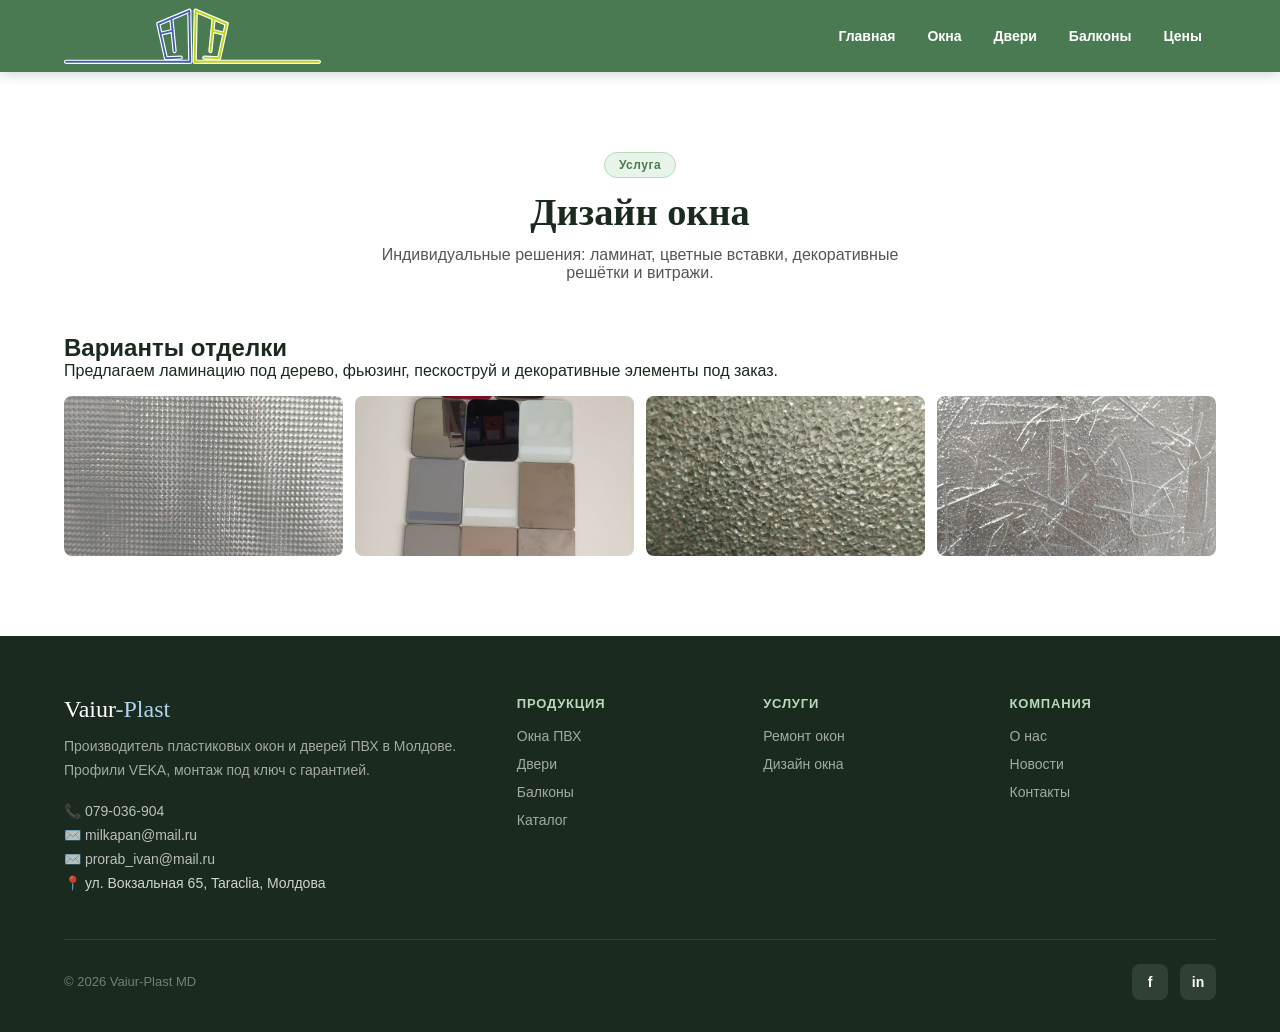
<file: dizayn.html>
<!DOCTYPE html>
<html lang="ru">
<head>
  <meta charset="utf-8">
  <meta name="viewport" content="width=device-width,initial-scale=1">
  <title>Дизайн окна — Vaiur-Plast</title>
  <link rel="stylesheet" href="style.css">
  </head>
<body>
  <header>
    <div class="header-inner">
      <div class="logo"><a href="index.html"><img class="site-logo" src="image/Group 3.svg" alt="Vaiur-Plast"></a></div>
      <nav>
        <a href="index.html">Главная</a>
        <a href="okna.html">Окна</a>
        <a href="dveri.html">Двери</a>
        <a href="balkony.html">Балконы</a>
        <a href="calc.php">Цены</a>
      </nav>
    </div>
  </header>

  <main class="section">
    <div class="section-inner">
      <div class="section-header">
        <div class="section-tag">Услуга</div>
        <h1 class="section-title">Дизайн окна</h1>
        <p class="section-sub">Индивидуальные решения: ламинат, цветные вставки, декоративные решётки и витражи.</p>
      </div>

      <section>
        <h2>Варианты отделки</h2>
        <p>Предлагаем ламинацию под дерево, фьюзинг, пескоструй и декоративные элементы под заказ.</p>

        <div class="gallery-grid" style="display:grid;grid-template-columns:repeat(auto-fit,minmax(200px,1fr));gap:12px;margin-top:16px">
          <img src="image/5296533191483137433.jpg" alt="Ламинация под дерево" style="width:100%;height:160px;object-fit:cover;border-radius:8px">
          <img src="image/5296533191483137425.jpg" alt="Декор 1" style="width:100%;height:160px;object-fit:cover;border-radius:8px">
          <img src="image/5296533191483137427.jpg" alt="Декор 2" style="width:100%;height:160px;object-fit:cover;border-radius:8px">
          <img src="image/5296533191483137428.jpg" alt="Декор 3" style="width:100%;height:160px;object-fit:cover;border-radius:8px">
        </div>
      </section>
    </div>
  </main>

  <footer>
    <div class="footer-inner">
      <div class="footer-grid">
        <div>
          <div class="footer-logo">Vaiur<span>-Plast</span></div>
          <p class="footer-desc">Производитель пластиковых окон и дверей ПВХ в Молдове. Профили VEKA, монтаж под ключ с гарантией.</p>
          <div class="footer-contact">
            <a href="tel:079036904">📞 079-036-904</a>
            <a href="mailto:milkapan@mail.ru">✉️ milkapan@mail.ru</a>
            <a href="mailto:prorab_ivan@mail.ru">✉️ prorab_ivan@mail.ru</a>
            <span>📍 ул. Вокзальная 65, Taraclia, Молдова</span>
          </div>
        </div>
        <div class="footer-col">
          <h4>Продукция</h4>
          <ul class="footer-links">
            <li><a href="okna.html">Окна ПВХ</a></li>
            <li><a href="dveri.html">Двери</a></li>
            <li><a href="balkony.html">Балконы</a></li>
            <li><a href="catalog.html">Каталог</a></li>
          </ul>
        </div>
        <div class="footer-col">
          <h4>Услуги</h4>
          <ul class="footer-links">
            <li><a href="remont.html">Ремонт окон</a></li>
            <li><a href="dizayn.html">Дизайн окна</a></li>
          </ul>
        </div>
        <div class="footer-col">
          <h4>Компания</h4>
          <ul class="footer-links">
            <li><a href="about.html">О нас</a></li>
            <li><a href="news.html">Новости</a></li>
            <li><a href="contacts.html">Контакты</a></li>
          </ul>
        </div>
      </div>
      <div class="footer-bottom">
        <span>© 2026 Vaiur-Plast MD</span>
        <div class="footer-socials">
          <a href="#" class="social-btn">f</a>
          <a href="#" class="social-btn">in</a>
        </div>
      </div>
    </div>
  </footer>
</body>
</html>
</file>
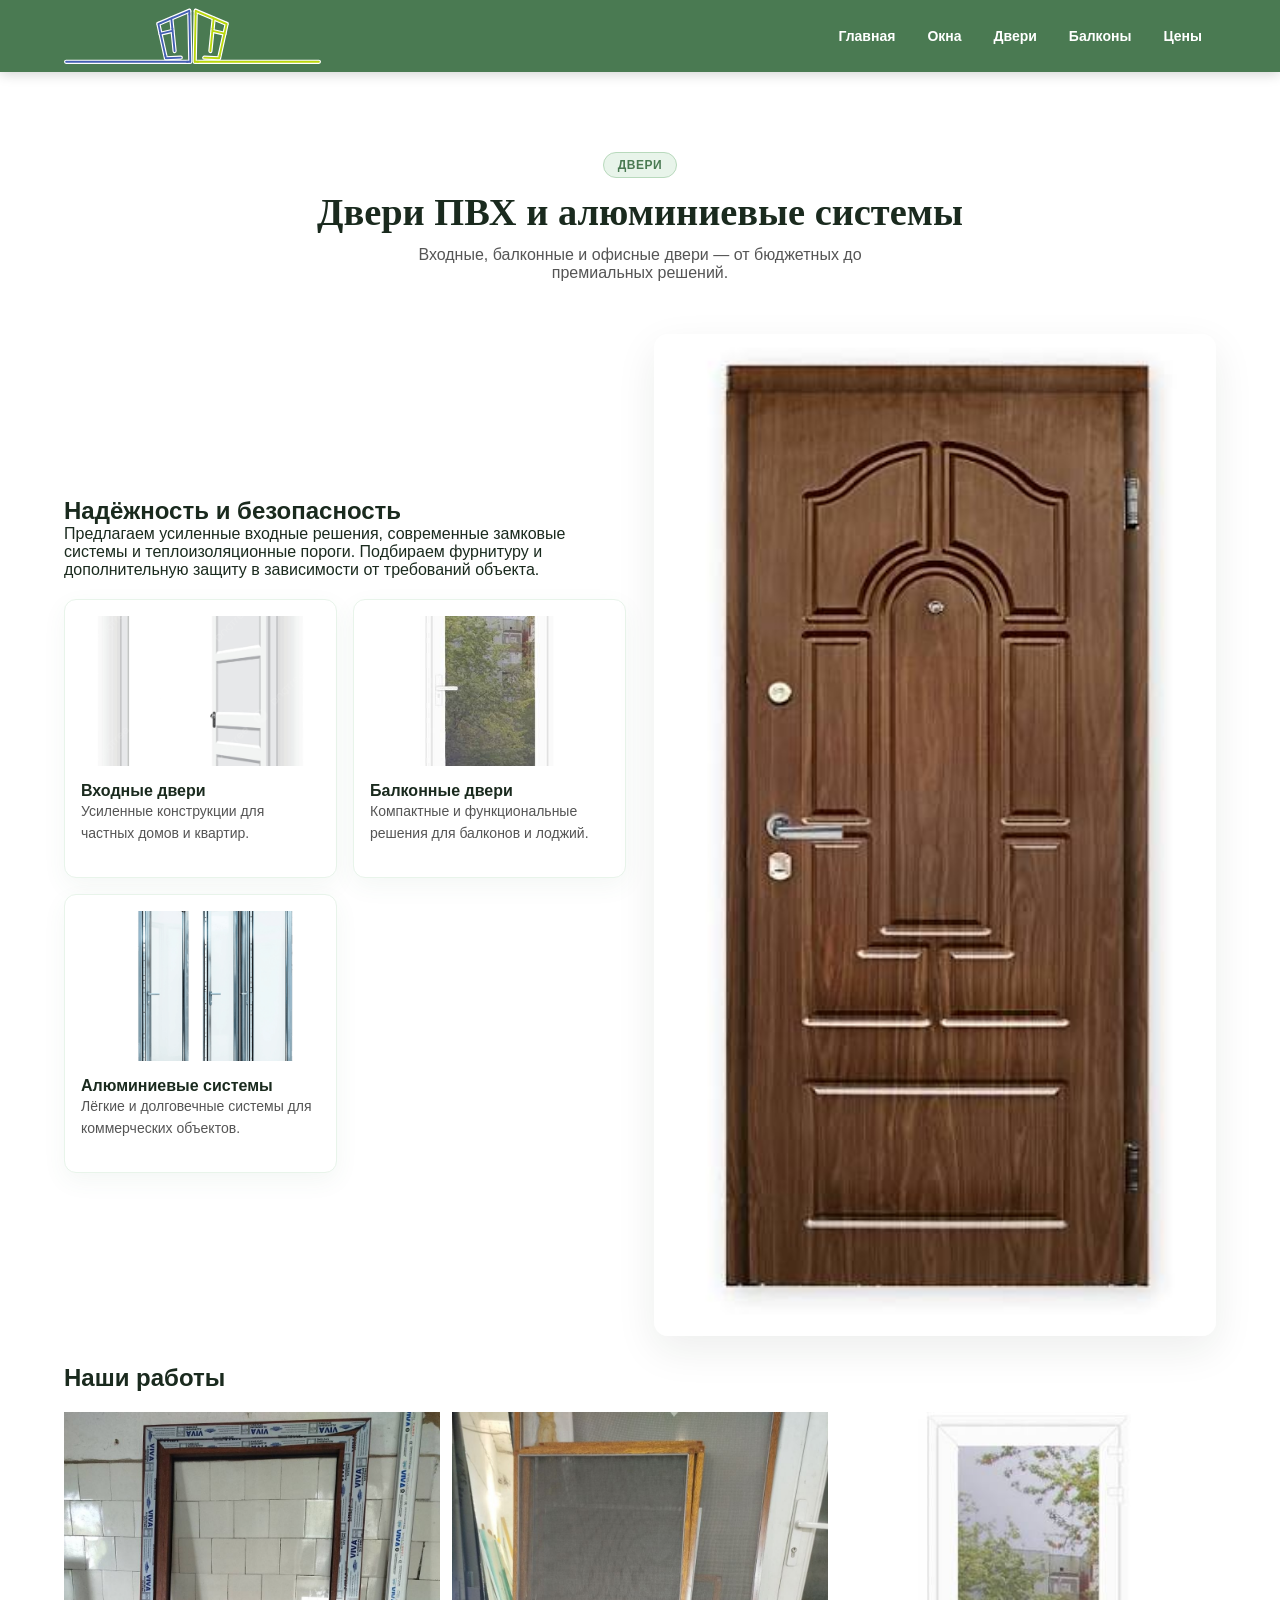
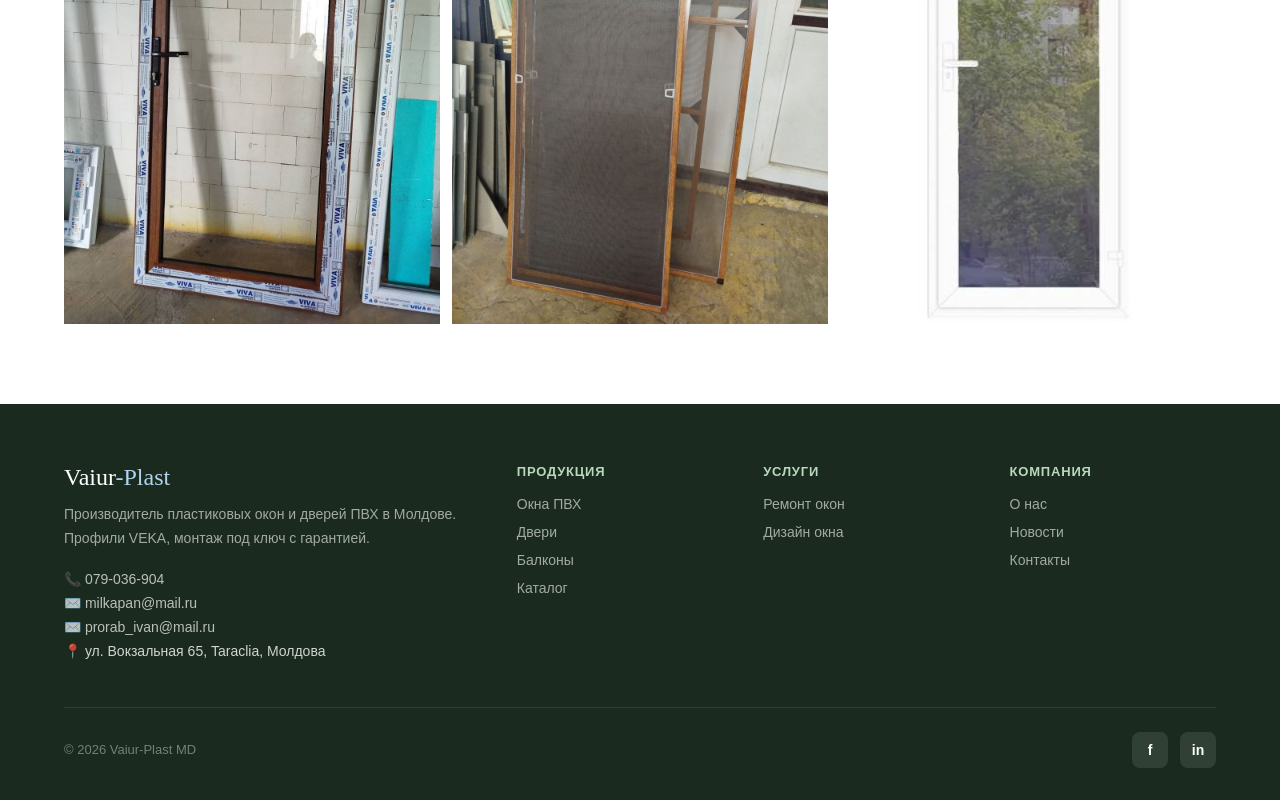
<file: dveri.html>
<!DOCTYPE html>
<html lang="ru">
<head>
  <meta charset="utf-8">
  <meta name="viewport" content="width=device-width,initial-scale=1">
  <title>Двери — Vaiur-Plast</title>
  <link rel="stylesheet" href="style.css">
  </head>
<body>
  <header>
    <div class="header-inner">
      <div class="logo">
        <a href="index.html"><img class="site-logo" src="image/Group 3.svg" alt="Vaiur-Plast"></a>
      </div>
      <nav>
        <a href="index.html">Главная</a>
        <a href="okna.html">Окна</a>
        <a href="dveri.html">Двери</a>
        <a href="balkony.html">Балконы</a>
        <a href="calc.php">Цены</a>
      </nav>
    </div>
  </header>

  <main class="section">
    <div class="section-inner">
      <div class="section-header">
        <div class="section-tag">ДВЕРИ</div>
        <h1 class="section-title">Двери ПВХ и алюминиевые системы</h1>
        <p class="section-sub">Входные, балконные и офисные двери — от бюджетных до премиальных решений.</p>
      </div>

      <div class="page-hero">
        <div>
          <h2>Надёжность и безопасность</h2>
          <p>Предлагаем усиленные входные решения, современные замковые системы и теплоизоляционные пороги. Подбираем фурнитуру и дополнительную защиту в зависимости от требований объекта.</p>

          <div class="feature-cards">
            <div class="card">
              <img src="image/pngtree-open-door---vector-illustration-white-front-door-vector-picture-image_10021977.png" alt="Входные двери">
              <strong>Входные двери</strong>
              <p class="product-desc">Усиленные конструкции для частных домов и квартир.</p>
            </div>
            <div class="card">
              <img src="image/blak.jpg" alt="Балконные двери">
              <strong>Балконные двери</strong>
              <p class="product-desc">Компактные и функциональные решения для балконов и лоджий.</p>
            </div>
            <div class="card">
              <img src="image/pngtree-doors-and-windows-aluminum-doors-and-windows-material-png-image_12893540.png" alt="Алюминиевые системы">
              <strong>Алюминиевые системы</strong>
              <p class="product-desc">Лёгкие и долговечные системы для коммерческих объектов.</p>
            </div>
          </div>
        </div>
        <div class="hero-image">
          <img class="img-cover" src="image/images.jpg" alt="Двери ПВХ">
        </div>
      </div>

      <h2>Наши работы</h2>
      <div class="gallery-grid">
        <img class="img-cover" src="image/5296533191483137438.jpg" alt="Дверь 1">
        <img class="img-cover" src="image/5296533191483137440.jpg" alt="Дверь 2">
        <img class="img-cover" src="image/blak.jpg" alt="Дверь 3">
      </div>
    </div>
  </main>
    </div>
  </main>

  <footer>
    <div class="footer-inner">
      <div class="footer-grid">
        <div>
          <div class="footer-logo">Vaiur<span>-Plast</span></div>
          <p class="footer-desc">Производитель пластиковых окон и дверей ПВХ в Молдове. Профили VEKA, монтаж под ключ с гарантией.</p>
          <div class="footer-contact">
            <a href="tel:079036904">📞 079-036-904</a>
            <a href="mailto:milkapan@mail.ru">✉️ milkapan@mail.ru</a>
            <a href="mailto:prorab_ivan@mail.ru">✉️ prorab_ivan@mail.ru</a>
            <span>📍 ул. Вокзальная 65, Taraclia, Молдова</span>
          </div>
        </div>
        <div class="footer-col">
          <h4>Продукция</h4>
          <ul class="footer-links">
            <li><a href="okna.html">Окна ПВХ</a></li>
            <li><a href="dveri.html">Двери</a></li>
            <li><a href="balkony.html">Балконы</a></li>
             <li><a href="catalog.html">Каталог</a></li>
          </ul>
        </div>
        <div class="footer-col">
          <h4>Услуги</h4>
          <ul class="footer-links">
            <li><a href="remont.html">Ремонт окон</a></li>
            <li><a href="dizayn.html">Дизайн окна</a></li>
          </ul>
        </div>
        <div class="footer-col">
          <h4>Компания</h4>
          <ul class="footer-links">
            <li><a href="about.html">О нас</a></li>
            <li><a href="news.html">Новости</a></li>
            <li><a href="contacts.html">Контакты</a></li>
          </ul>
        </div>
      </div>
      <div class="footer-bottom">
        <span>© 2026 Vaiur-Plast MD</span>
        <div class="footer-socials">
          <a href="#" class="social-btn">f</a>
          <a href="#" class="social-btn">in</a>
        </div>
      </div>
    </div>
  </footer>
</body>
</html>
</file>
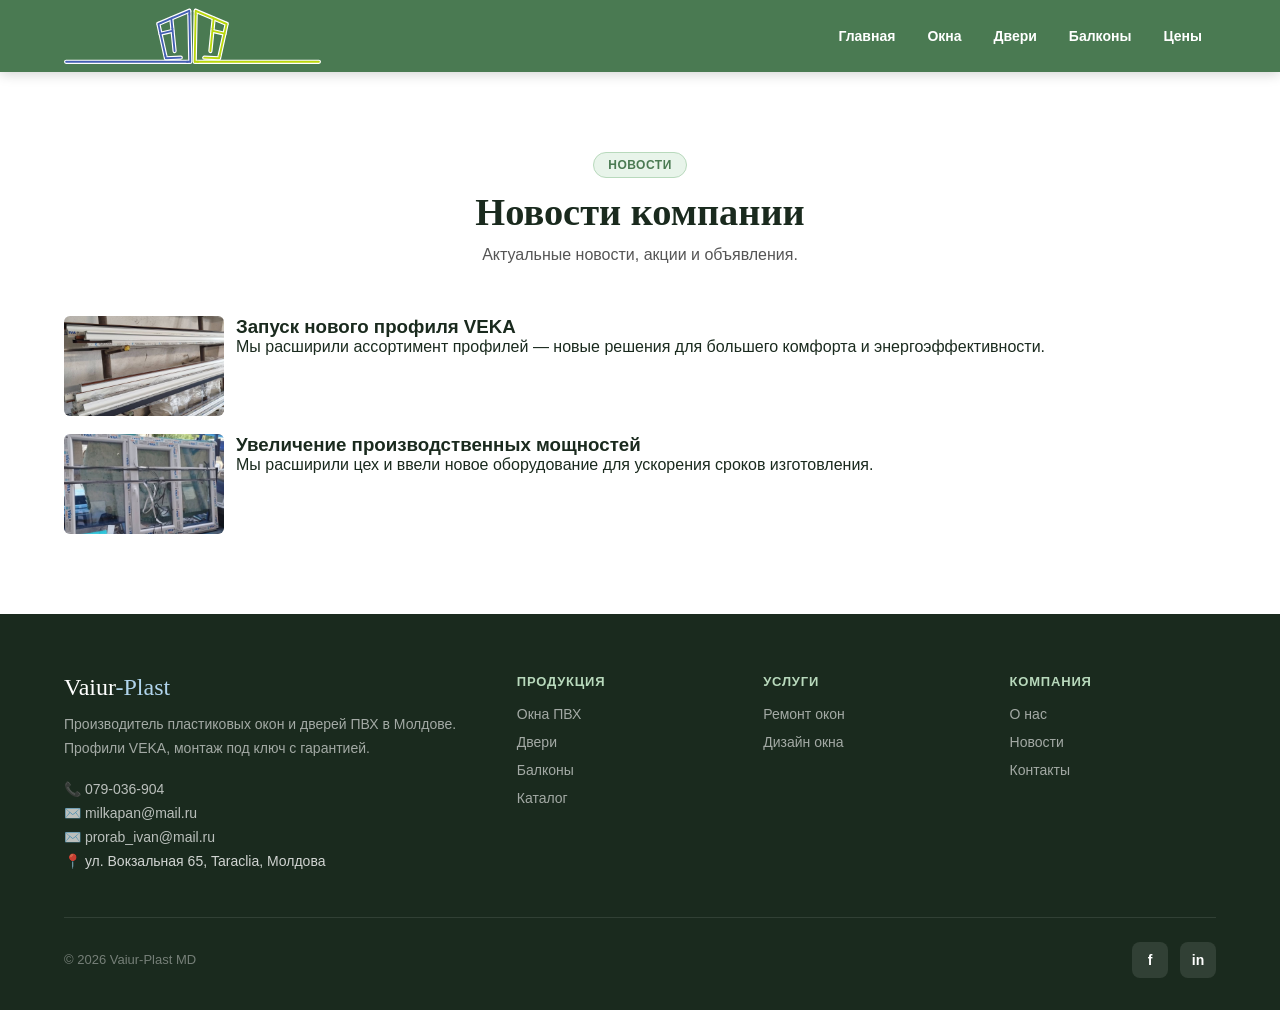
<file: news.html>
<!DOCTYPE html>
<html lang="ru">
<head>
  <meta charset="utf-8">
  <meta name="viewport" content="width=device-width,initial-scale=1">
  <title>Новости — Vaiur-Plast</title>
  <link rel="stylesheet" href="style.css">
  </head>
<body>
  <header>
    <div class="header-inner">
      <div class="logo"><a href="index.html"><img class="site-logo" src="image/Group 3.svg" alt="Vaiur-Plast"></a></div>
      <nav>
        <a href="index.html">Главная</a>
        <a href="okna.html">Окна</a>
        <a href="dveri.html">Двери</a>
        <a href="balkony.html">Балконы</a>
        <a href="calc.php">Цены</a>
      </nav>
    </div>
  </header>

  <main class="section">
    <div class="section-inner">
      <div class="section-header">
        <div class="section-tag">НОВОСТИ</div>
        <h1 class="section-title">Новости компании</h1>
        <p class="section-sub">Актуальные новости, акции и объявления.</p>
      </div>

      <div class="news-list" style="display:grid;gap:18px">
        <article style="display:flex;gap:12px;align-items:flex-start">
          <img src="image/5296533191483137434.jpg" alt="Профиль VEKA" style="width:160px;height:100px;object-fit:cover;border-radius:6px">
          <div>
            <h3>Запуск нового профиля VEKA</h3>
            <p>Мы расширили ассортимент профилей — новые решения для большего комфорта и энергоэффективности.</p>
          </div>
        </article>

        <article style="display:flex;gap:12px;align-items:flex-start">
          <img src="image/5296533191483137435.jpg" alt="Производство" style="width:160px;height:100px;object-fit:cover;border-radius:6px">
          <div>
            <h3>Увеличение производственных мощностей</h3>
            <p>Мы расширили цех и ввели новое оборудование для ускорения сроков изготовления.</p>
          </div>
        </article>
      </div>
    </div>
  </main>

  <footer>
    <div class="footer-inner">
      <div class="footer-grid">
        <div>
          <div class="footer-logo">Vaiur<span>-Plast</span></div>
          <p class="footer-desc">Производитель пластиковых окон и дверей ПВХ в Молдове. Профили VEKA, монтаж под ключ с гарантией.</p>
          <div class="footer-contact">
            <a href="tel:079036904">📞 079-036-904</a>
            <a href="mailto:milkapan@mail.ru">✉️ milkapan@mail.ru</a>
            <a href="mailto:prorab_ivan@mail.ru">✉️ prorab_ivan@mail.ru</a>
            <span>📍 ул. Вокзальная 65, Taraclia, Молдова</span>
          </div>
        </div>
        <div class="footer-col">
          <h4>Продукция</h4>
          <ul class="footer-links">
            <li><a href="okna.html">Окна ПВХ</a></li>
            <li><a href="dveri.html">Двери</a></li>
            <li><a href="balkony.html">Балконы</a></li>
             <li><a href="catalog.html">Каталог</a></li>
          </ul>
        </div>
        <div class="footer-col">
          <h4>Услуги</h4>
          <ul class="footer-links">
            <li><a href="remont.html">Ремонт окон</a></li>
            <li><a href="dizayn.html">Дизайн окна</a></li>
          </ul>
        </div>
        <div class="footer-col">
          <h4>Компания</h4>
          <ul class="footer-links">
            <li><a href="about.html">О нас</a></li>
            <li><a href="news.html">Новости</a></li>
            <li><a href="contacts.html">Контакты</a></li>
          </ul>
        </div>
      </div>
      <div class="footer-bottom">
        <span>© 2026 Vaiur-Plast MD</span>
        <div class="footer-socials">
          <a href="#" class="social-btn">f</a>
          <a href="#" class="social-btn">in</a>
        </div>
      </div>
    </div>
  </footer>
</body>
</html>
</file>
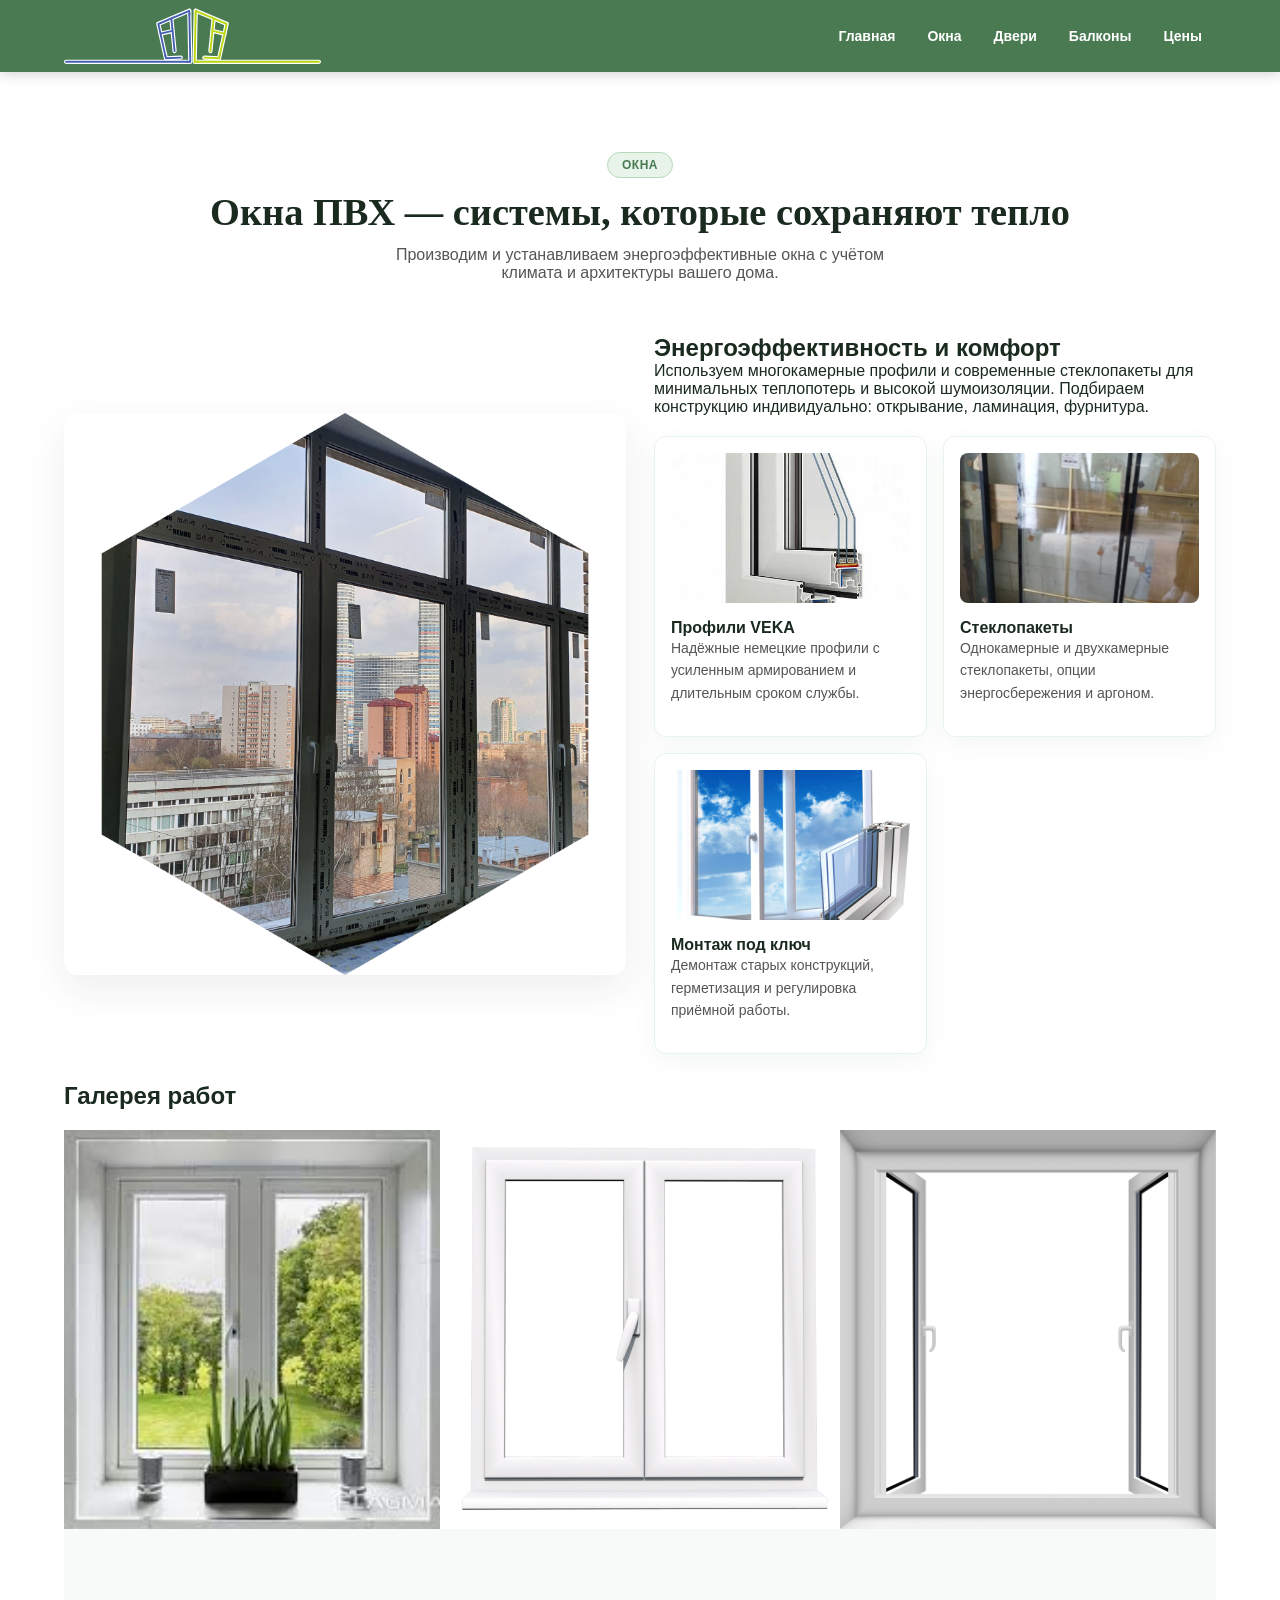
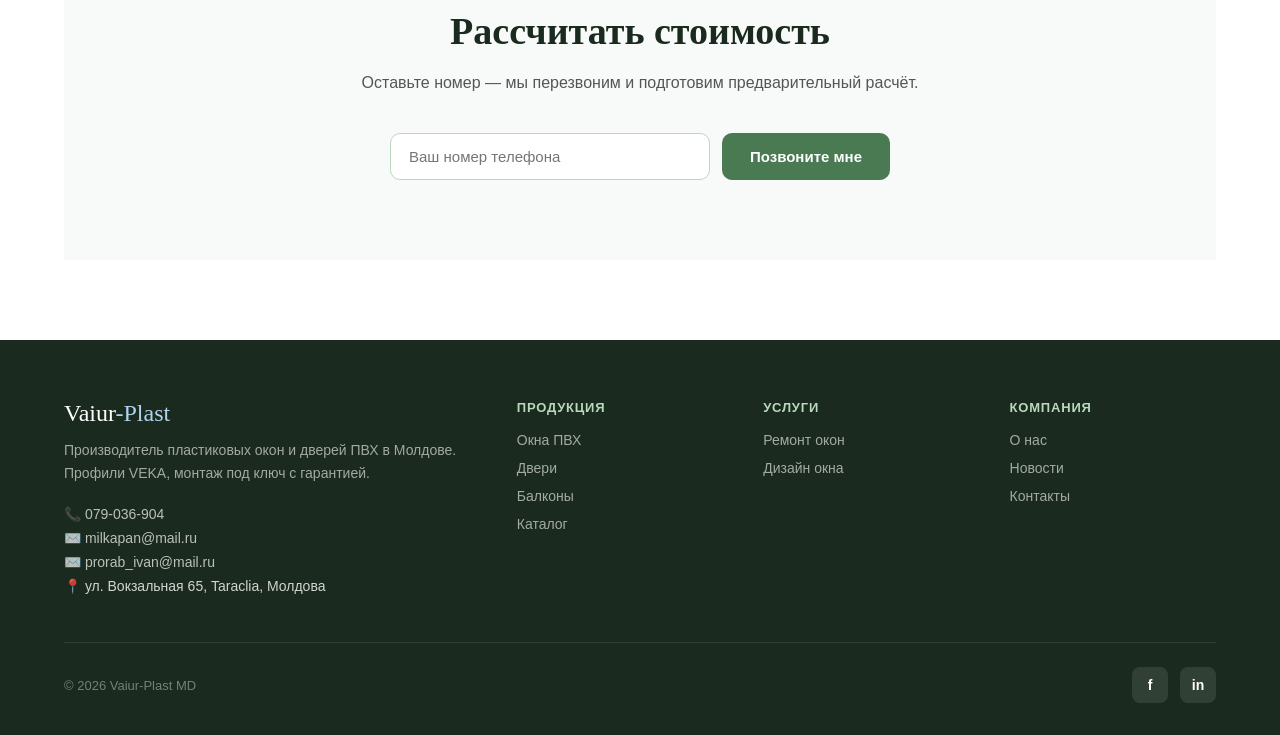
<file: okna.html>
<!DOCTYPE html>
<html lang="ru">
<head>
  <meta charset="utf-8">
  <meta name="viewport" content="width=device-width,initial-scale=1">
  <title>Окна — Vaiur-Plast</title>
  <link rel="stylesheet" href="style.css">
  </head>
<body>
  <header>
    <div class="header-inner">
      <div class="logo">
        <a href="index.html"><img class="site-logo" src="image/Group 3.svg" alt="Vaiur-Plast"></a>
      </div>
      <nav>
        <a href="index.html">Главная</a>
        <a href="okna.html">Окна</a>
        <a href="dveri.html">Двери</a>
        <a href="balkony.html">Балконы</a>
        <a href="calc.php">Цены</a>
      </nav>
    </div>
  </header>

  <main class="section">
    <div class="section-inner">
      <div class="section-header">
        <div class="section-tag">ОКНА</div>
        <h1 class="section-title">Окна ПВХ — системы, которые сохраняют тепло</h1>
        <p class="section-sub">Производим и устанавливаем энергоэффективные окна с учётом климата и архитектуры вашего дома.</p>
      </div>

      <div class="page-hero">
        <div class="hero-image">
          <img class="img-cover" src="image/5.png" alt="Окна ПВХ">
        </div>
        <div>
          <h2>Энергоэффективность и комфорт</h2>
          <p>Используем многокамерные профили и современные стеклопакеты для минимальных теплопотерь и высокой шумоизоляции. Подбираем конструкцию индивидуально: открывание, ламинация, фурнитура.</p>

          <div class="feature-cards">
            <div class="card">
              <img src="image/vekaCollection.jpg" alt="Профиль VEKA">
              <strong>Профили VEKA</strong>
              <p class="product-desc">Надёжные немецкие профили с усиленным армированием и длительным сроком службы.</p>
            </div>
            <div class="card">
              <img src="image/5296533191483137441.jpg" alt="Стеклопакет">
              <strong>Стеклопакеты</strong>
              <p class="product-desc">Однокамерные и двухкамерные стеклопакеты, опции энергосбережения и аргоном.</p>
            </div>
            <div class="card">
              <img src="image/mm4.png" alt="Монтаж">
              <strong>Монтаж под ключ</strong>
              <p class="product-desc">Демонтаж старых конструкций, герметизация и регулировка приёмной работы.</p>
            </div>
          </div>
        </div>
      </div>

      <h2>Галерея работ</h2>
      <div class="gallery-grid">
        <img class="img-cover" src="image/download.jpg" alt="Работа 1">
        <img class="img-cover" src="image/free-png.ru-144.png" alt="Работа 2">
        <img class="img-cover" src="image/free-png.ru-158.png" alt="Работа 3">
      </div>

      <div class="cta-section" id="cta">
        <div class="cta-inner">
          <h2>Рассчитать стоимость</h2>
          <p>Оставьте номер — мы перезвоним и подготовим предварительный расчёт.</p>
          <div class="cta-form">
            <input type="tel" placeholder="Ваш номер телефона">
            <button>Позвоните мне</button>
          </div>
        </div>
      </div>
    </div>
  </main>
    </div>
  </main>

  <footer>
    <div class="footer-inner">
      <div class="footer-grid">
        <div>
          <div class="footer-logo">Vaiur<span>-Plast</span></div>
          <p class="footer-desc">Производитель пластиковых окон и дверей ПВХ в Молдове. Профили VEKA, монтаж под ключ с гарантией.</p>
          <div class="footer-contact">
            <a href="tel:079036904">📞 079-036-904</a>
            <a href="mailto:milkapan@mail.ru">✉️ milkapan@mail.ru</a>
            <a href="mailto:prorab_ivan@mail.ru">✉️ prorab_ivan@mail.ru</a>
            <span>📍 ул. Вокзальная 65, Taraclia, Молдова</span>
          </div>
        </div>
        <div class="footer-col">
          <h4>Продукция</h4>
          <ul class="footer-links">
            <li><a href="okna.html">Окна ПВХ</a></li>
            <li><a href="dveri.html">Двери</a></li>
            <li><a href="balkony.html">Балконы</a></li>
             <li><a href="catalog.html">Каталог</a></li>
          </ul>
        </div>
        <div class="footer-col">
          <h4>Услуги</h4>
          <ul class="footer-links">
            <li><a href="remont.html">Ремонт окон</a></li>
            <li><a href="dizayn.html">Дизайн окна</a></li>
          </ul>
        </div>
        <div class="footer-col">
          <h4>Компания</h4>
          <ul class="footer-links">
            <li><a href="about.html">О нас</a></li>
            <li><a href="news.html">Новости</a></li>
            <li><a href="contacts.html">Контакты</a></li>
          </ul>
        </div>
      </div>
      <div class="footer-bottom">
        <span>© 2026 Vaiur-Plast MD</span>
        <div class="footer-socials">
          <a href="#" class="social-btn">f</a>
          <a href="#" class="social-btn">in</a>
        </div>
      </div>
    </div>
  </footer>
</body>
</html>
</file>
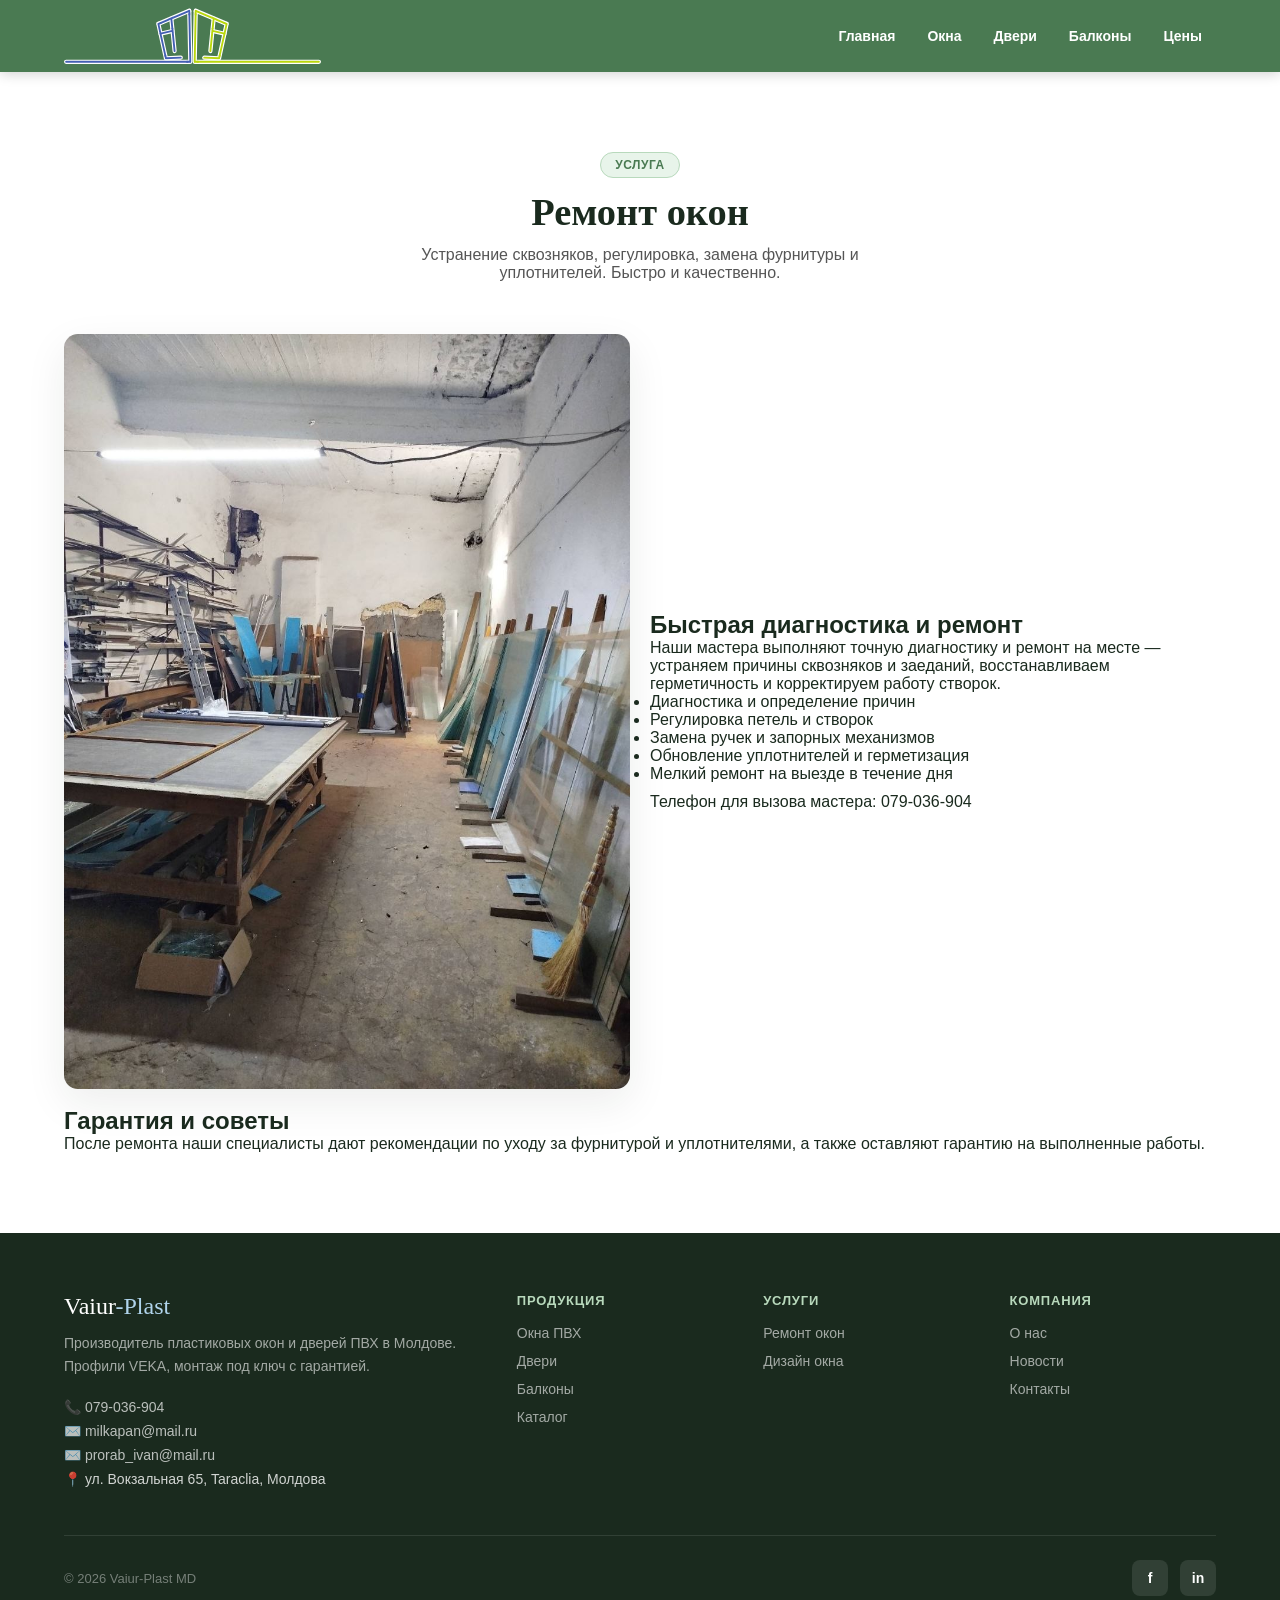
<file: remont.html>
<!DOCTYPE html>
<html lang="ru">
<head>
  <meta charset="utf-8">
  <meta name="viewport" content="width=device-width,initial-scale=1">
  <title>Ремонт окон — Vaiur-Plast</title>
  <link rel="stylesheet" href="style.css">
  </head>
<body>
  <header>
    <div class="header-inner">
      <div class="logo"><a href="index.html"><img class="site-logo" src="image/Group 3.svg" alt="Vaiur-Plast"></a></div>
      <nav>
        <a href="index.html">Главная</a>
        <a href="okna.html">Окна</a>
        <a href="dveri.html">Двери</a>
        <a href="balkony.html">Балконы</a>
        <a href="calc.php">Цены</a>
      </nav>
    </div>
  </header>

  <main class="section">
    <div class="section-inner">
      <div class="section-header">
        <div class="section-tag">УСЛУГА</div>
        <h1 class="section-title">Ремонт окон</h1>
        <p class="section-sub">Устранение сквозняков, регулировка, замена фурнитуры и уплотнителей. Быстро и качественно.</p>
      </div>
      <div class="page-hero" style="display:grid;grid-template-columns:1fr 1fr;gap:20px;align-items:center;margin-bottom:18px">
        <div class="hero-image">
          <img class="img-cover" src="image/5296533191483137437.jpg" alt="Ремонт окон" style="width:100%;border-radius:8px;">
        </div>
        <div>
          <h2>Быстрая диагностика и ремонт</h2>
          <p>Наши мастера выполняют точную диагностику и ремонт на месте — устраняем причины сквозняков и заеданий, восстанавливаем герметичность и корректируем работу створок.</p>
          <ul>
            <li>Диагностика и определение причин</li>
            <li>Регулировка петель и створок</li>
            <li>Замена ручек и запорных механизмов</li>
            <li>Обновление уплотнителей и герметизация</li>
            <li>Мелкий ремонт на выезде в течение дня</li>
          </ul>
          <p style="margin-top:10px">Телефон для вызова мастера: <a href="tel:079036904">079-036-904</a></p>
        </div>
      </div>

      <section>
        <h2>Гарантия и советы</h2>
        <p>После ремонта наши специалисты дают рекомендации по уходу за фурнитурой и уплотнителями, а также оставляют гарантию на выполненные работы.</p>
      </section>
    </div>
  </main>

  <footer>
    <div class="footer-inner">
      <div class="footer-grid">
        <div>
          <div class="footer-logo">Vaiur<span>-Plast</span></div>
          <p class="footer-desc">Производитель пластиковых окон и дверей ПВХ в Молдове. Профили VEKA, монтаж под ключ с гарантией.</p>
          <div class="footer-contact">
            <a href="tel:079036904">📞 079-036-904</a>
            <a href="mailto:milkapan@mail.ru">✉️ milkapan@mail.ru</a>
            <a href="mailto:prorab_ivan@mail.ru">✉️ prorab_ivan@mail.ru</a>
            <span>📍 ул. Вокзальная 65, Taraclia, Молдова</span>
          </div>
        </div>
        <div class="footer-col">
          <h4>Продукция</h4>
          <ul class="footer-links">
            <li><a href="okna.html">Окна ПВХ</a></li>
            <li><a href="dveri.html">Двери</a></li>
            <li><a href="balkony.html">Балконы</a></li>
             <li><a href="catalog.html">Каталог</a></li>
          </ul>
        </div>
        <div class="footer-col">
          <h4>Услуги</h4>
          <ul class="footer-links">
            <li><a href="remont.html">Ремонт окон</a></li>
            <li><a href="dizayn.html">Дизайн окна</a></li>
          </ul>
        </div>
        <div class="footer-col">
          <h4>Компания</h4>
          <ul class="footer-links">
            <li><a href="about.html">О нас</a></li>
            <li><a href="news.html">Новости</a></li>
            <li><a href="contacts.html">Контакты</a></li>
          </ul>
        </div>
      </div>
      <div class="footer-bottom">
        <span>© 2026 Vaiur-Plast MD</span>
        <div class="footer-socials">
          <a href="#" class="social-btn">f</a>
          <a href="#" class="social-btn">in</a>
        </div>
      </div>
    </div>
  </footer>
</body>
</html>
</file>
<file: style.css>
* {
      margin: 0;
      padding: 0;
      box-sizing: border-box
    }

    :root {
      --sage: #7aab82;
      --sage-light: #b8d9bc;
      --sage-pale: #e8f4ea;
      --sage-dark: #4a7a52;
      --sky: #6baed6;
      --sky-light: #b0d4ec;
      --sky-pale: #e3f2fa;
      --sky-dark: #3a7aaa;
      --white: #fff;
      --off-white: #f7faf8;
      --gray: #555;
      --gray-light: #888;
      --dark: #1a2a1e;
      --font-main: 'Nunito', sans-serif;
      --font-display: 'Playfair Display', serif;
    }

    body {
      font-family: var(--font-main);
      color: var(--dark);
      background: var(--white);
      overflow-x: hidden
    }

    a {
      text-decoration: none;
      color: inherit
    }

    /* TOP BAR */
    .topbar {
      background: var(--sage-dark);
      color: #fff;
      font-size: 13px;
      padding: 6px 0
    }

    .topbar-inner {
      max-width: 1200px;
      margin: 0 auto;
      padding: 0 24px;
      display: flex;
      justify-content: space-between;
      align-items: center;
      flex-wrap: wrap;
      gap: 8px
    }

    .topbar a {
      color: #d4eddb;
      transition: color .2s
    }

    .topbar a:hover {
      color: #fff
    }

    .topbar-links {
      display: flex;
      gap: 24px
    }

    /* HEADER */
    header {
      background: var(--sage-dark);
      color: #fff;
      box-shadow: 0 2px 12px rgba(0,0,0,.18);
      position: sticky;
      top: 0;
      z-index: 100
    }

    .header-inner {
      max-width: 1200px;
      margin: 0 auto;
      padding: 0 24px;
      display: flex;
      align-items: center;
      justify-content: space-between;
      height: 72px
    }

    .logo {
      display: flex;
      align-items: center;
      gap: 10px
    }

    .logo-icon {
      width: 44px;
      height: 44px;
      background: linear-gradient(135deg, var(--sage), var(--sky));
      border-radius: 10px;
      display: flex;
      align-items: center;
      justify-content: center;
      color: #fff;
      font-weight: 800;
      font-size: 16px;
      letter-spacing: -0.5px
    }

    .site-logo{height:56px;display:block}

    .logo-text {
      font-family: var(--font-display);
      font-size: 22px;
      color: var(--sage-dark)
    }

    .logo-text span {
      color: var(--sky-dark)
    }

    nav {
      display: flex;
      align-items: center;
      gap: 4px
    }

    nav a {
      padding: 8px 14px;
      font-size: 14px;
      font-weight: 600;
      border-radius: 6px;
      color: #fff;
      transition: all .2s;
      white-space: nowrap
    }

    nav a:hover {
      background: rgba(255,255,255,.06);
      color: #fff
    }

    .header-actions {
      display: flex;
      align-items: center;
      gap: 12px
    }

    .phone {
      font-weight: 700;
      font-size: 16px;
      color: var(--sage-dark)
    }

    .btn-primary {
      background: var(--sage-dark);
      color: #fff;
      padding: 10px 20px;
      border-radius: 8px;
      font-weight: 700;
      font-size: 14px;
      transition: all .2s;
      border: none;
      cursor: pointer
    }

    .btn-primary:hover {
      background: var(--sky-dark);
      transform: translateY(-1px)
    }

    .btn-outline {
      border: 2px solid var(--sage-dark);
      color: var(--sage-dark);
      padding: 9px 18px;
      border-radius: 8px;
      font-weight: 700;
      font-size: 14px;
      transition: all .2s;
      background: transparent;
      cursor: pointer
    }

    .btn-outline:hover {
      background: var(--sage-pale)
    }

    /* HERO */
    .hero {
      min-height: 88vh;
      background: linear-gradient(135deg, var(--sage-pale) 0%, var(--sky-pale) 60%, #fff 100%);
      display: flex;
      align-items: center;
      position: relative;
      overflow: hidden
    }

    .hero::before {
      content: '';
      position: absolute;
      top: -80px;
      right: -120px;
      width: 600px;
      height: 600px;
      background: radial-gradient(circle, rgba(107, 174, 214, .18) 0%, transparent 70%);
      border-radius: 50%
    }

    .hero::after {
      content: '';
      position: absolute;
      bottom: -100px;
      left: -100px;
      width: 500px;
      height: 500px;
      background: radial-gradient(circle, rgba(122, 171, 130, .15) 0%, transparent 70%);
      border-radius: 50%
    }

    .hero-inner {
      max-width: 1200px;
      margin: 0 auto;
      padding: 80px 24px;
      display: grid;
      grid-template-columns: 1fr 1fr;
      gap: 60px;
      align-items: center;
      position: relative;
      z-index: 1
    }

    .hero-tag {
      display: inline-block;
      background: var(--sage-pale);
      color: var(--sage-dark);
      border: 1px solid var(--sage-light);
      padding: 6px 16px;
      border-radius: 20px;
      font-size: 13px;
      font-weight: 700;
      letter-spacing: .5px;
      margin-bottom: 20px
    }

    .hero h1 {
      font-family: var(--font-display);
      font-size: clamp(36px, 4vw, 56px);
      line-height: 1.1;
      color: var(--dark);
      margin-bottom: 20px
    }

    .hero h1 em {
      font-style: normal;
      color: var(--sage-dark)
    }

    .hero-sub {
      font-size: 17px;
      color: var(--gray);
      line-height: 1.7;
      margin-bottom: 36px;
      max-width: 480px
    }

    .hero-ctas {
      display: flex;
      gap: 12px;
      flex-wrap: wrap
    }

    .hero-ctas .btn-primary {
      font-size: 15px;
      padding: 14px 28px
    }

    .hero-ctas .btn-outline {
      font-size: 15px;
      padding: 13px 26px
    }

    .hero-stats {
      display: flex;
      gap: 32px;
      margin-top: 40px;
      flex-wrap: wrap
    }

    .hero-stat-num {
      font-family: var(--font-display);
      font-size: 32px;
      color: var(--sage-dark);
      font-weight: 700
    }

    .hero-stat-label {
      font-size: 13px;
      color: var(--gray-light)
    }

    .hero-visual {
      position: relative
    }

    .hero-card {
      background: #fff;
      border-radius: 20px;
      padding: 32px;
      box-shadow: 0 20px 60px rgba(74, 122, 82, .15);
      position: relative
    }

    .hero-card::before {
      content: '';
      position: absolute;
      top: -8px;
      left: -8px;
      right: 8px;
      bottom: 8px;
      background: linear-gradient(135deg, var(--sage-light), var(--sky-light));
      border-radius: 20px;
      z-index: -1;
      opacity: .4
    }

    .window-graphic {
      width: 100%;
      aspect-ratio: 4/3;
      background: linear-gradient(160deg, var(--sky-pale) 0%, var(--sage-pale) 100%);
      border-radius: 12px;
      position: relative;
      overflow: hidden;
      display: flex;
      align-items: center;
      justify-content: center
    }

    .window-frame {
      width: 75%;
      height: 80%;
      border: 6px solid var(--sage-dark);
      border-radius: 8px;
      position: relative;
      display: grid;
      grid-template-columns: 1fr 1fr;
      gap: 6px;
      padding: 6px;
      background: var(--sage-dark)
    }

    .window-pane {
      background: linear-gradient(135deg, rgba(107, 174, 214, .5), rgba(107, 174, 214, .25));
      border-radius: 4px;
      position: relative
    }

    .window-pane::after {
      content: '';
      position: absolute;
      top: 12px;
      left: 12px;
      right: 12px;
      height: 2px;
      background: rgba(255, 255, 255, .6);
      border-radius: 1px
    }

    .window-handle {
      position: absolute;
      bottom: 30%;
      left: calc(50% - 3px);
      width: 6px;
      height: 20px;
      background: var(--sage-dark);
      border-radius: 3px
    }

    .floating-badge {
      position: absolute;
      background: #fff;
      border-radius: 12px;
      padding: 12px 16px;
      box-shadow: 0 8px 24px rgba(0, 0, 0, .1);
      display: flex;
      align-items: center;
      gap: 10px;
      font-size: 13px;
      font-weight: 600
    }

    .badge-top {
      top: -20px;
      right: -20px
    }

    .badge-bottom {
      bottom: -20px;
      left: -20px
    }

    .badge-icon {
      width: 36px;
      height: 36px;
      border-radius: 8px;
      display: flex;
      align-items: center;
      justify-content: center;
      font-size: 18px;
      font-weight: 700
    }

    .badge-icon.green {
      background: var(--sage-pale);
      color: var(--sage-dark)
    }

    .badge-icon.blue {
      background: var(--sky-pale);
      color: var(--sky-dark)
    }

    /* PROMO BANNER */
    .promo-banner {
      background: linear-gradient(90deg, var(--sage-dark), var(--sky-dark));
      padding: 24px;
      text-align: center;
      color: #fff
    }

    .promo-banner h3 {
      font-size: 20px;
      font-weight: 800;
      margin-bottom: 4px
    }

    .promo-timer {
      display: inline-flex;
      gap: 16px;
      margin-top: 12px;
      align-items: center
    }

    .timer-block {
      background: rgba(255, 255, 255, .2);
      border-radius: 8px;
      padding: 8px 16px;
      text-align: center
    }

    .timer-num {
      font-size: 24px;
      font-weight: 800;
      display: block;
      line-height: 1
    }

    .timer-label {
      font-size: 10px;
      opacity: .8;
      text-transform: uppercase;
      letter-spacing: .5px
    }

    .timer-sep {
      font-size: 24px;
      font-weight: 700;
      opacity: .6
    }

    /* PRODUCTS */
    .section {
      padding: 80px 0
    }

    .section-inner {
      max-width: 1200px;
      margin: 0 auto;
      padding: 0 24px
    }

    .section-header {
      text-align: center;
      margin-bottom: 52px
    }

    .section-tag {
      display: inline-block;
      background: var(--sage-pale);
      color: var(--sage-dark);
      border: 1px solid var(--sage-light);
      padding: 5px 14px;
      border-radius: 20px;
      font-size: 12px;
      font-weight: 700;
      letter-spacing: .5px;
      margin-bottom: 12px
    }

    .section-title {
      font-family: var(--font-display);
      font-size: clamp(28px, 3vw, 40px);
      color: var(--dark);
      margin-bottom: 12px
    }

    .section-sub {
      color: var(--gray);
      font-size: 16px;
      max-width: 540px;
      margin: 0 auto
    }

    .products-grid {
      display: grid;
      grid-template-columns: repeat(auto-fit, minmax(280px, 1fr));
      gap: 24px
    }

    .product-card {
      border: 1.5px solid var(--sage-light);
      border-radius: 16px;
      overflow: hidden;
      transition: all .3s;
      background: #fff
    }

    .product-card:hover {
      transform: translateY(-6px);
      box-shadow: 0 20px 50px rgba(74, 122, 82, .15);
      border-color: var(--sage)
    }

    .product-img {
      height: 200px;
      display: flex;
      align-items: center;
      justify-content: center;
      position: relative
    }

    .product-img.sage {
      background: linear-gradient(135deg, var(--sage-pale), var(--sage-light))
    }

    .product-img.sky {
      background: linear-gradient(135deg, var(--sky-pale), var(--sky-light))
    }

    .product-img.mixed {
      background: linear-gradient(135deg, var(--sage-pale), var(--sky-pale))
    }

    .product-icon {
      font-size: 60px;
      opacity: .7
    }

    .product-body {
      padding: 24px
    }

    .product-title {
      font-size: 18px;
      font-weight: 800;
      margin-bottom: 8px;
      color: var(--dark)
    }

    .product-desc {
      font-size: 14px;
      color: var(--gray);
      line-height: 1.6;
      margin-bottom: 16px
    }

    .product-link {
      color: var(--sage-dark);
      font-weight: 700;
      font-size: 14px;
      display: flex;
      align-items: center;
      gap: 6px;
      transition: gap .2s
    }

    .product-link:hover {
      gap: 10px
    }

    /* STEPS */
    .steps-section {
      background: linear-gradient(135deg, var(--sage-pale) 0%, var(--sky-pale) 100%)
    }

    .steps-grid {
      display: grid;
      grid-template-columns: repeat(auto-fit, minmax(180px, 1fr));
      gap: 24px;
      counter-reset: step
    }

    .step-card {
      background: #fff;
      border-radius: 16px;
      padding: 28px 24px;
      text-align: center;
      position: relative;
      counter-increment: step
    }

    .step-card::before {
      content: counter(step);
      position: absolute;
      top: -16px;
      left: 50%;
      transform: translateX(-50%);
      width: 32px;
      height: 32px;
      background: var(--sage-dark);
      color: #fff;
      border-radius: 50%;
      display: flex;
      align-items: center;
      justify-content: center;
      font-weight: 800;
      font-size: 14px;
      line-height: 32px;
      text-align: center
    }

    .step-icon {
      font-size: 36px;
      margin-bottom: 12px;
      display: block
    }

    .step-title {
      font-size: 15px;
      font-weight: 700;
      color: var(--dark);
      margin-bottom: 8px
    }

    .step-text {
      font-size: 13px;
      color: var(--gray);
      line-height: 1.5
    }

    /* PROFILES */
    .profiles-grid {
      display: grid;
      grid-template-columns: repeat(auto-fit, minmax(300px, 1fr));
      gap: 24px
    }

    .profile-card {
      border: 1.5px solid var(--sky-light);
      border-radius: 16px;
      padding: 28px;
      background: #fff;
      transition: all .3s
    }

    .profile-card:hover {
      border-color: var(--sky);
      box-shadow: 0 12px 40px rgba(107, 174, 214, .2)
    }

    .profile-header {
      display: flex;
      align-items: center;
      gap: 16px;
      margin-bottom: 20px
    }

    .profile-badge {
      width: 56px;
      height: 56px;
      border-radius: 12px;
      background: linear-gradient(135deg, var(--sky-pale), var(--sage-pale));
      display: flex;
      align-items: center;
      justify-content: center;
      font-weight: 800;
      font-size: 18px;
      color: var(--sky-dark)
    }

    .profile-name {
      font-size: 18px;
      font-weight: 800;
      color: var(--dark)
    }

    .profile-sub {
      font-size: 13px;
      color: var(--gray-light)
    }

    .profile-features {
      list-style: none
    }

    .profile-features li {
      font-size: 14px;
      color: var(--gray);
      padding: 7px 0;
      border-bottom: 1px solid var(--sage-pale);
      display: flex;
      align-items: flex-start;
      gap: 8px
    }

    .profile-features li:last-child {
      border-bottom: none
    }

    .profile-features li::before {
      content: '✓';
      color: var(--sage);
      font-weight: 800;
      flex-shrink: 0;
      margin-top: 1px
    }

    .profile-cta {
      margin-top: 20px;
      width: 100%;
      text-align: center;
      display: block;
      padding: 12px;
      border-radius: 10px;
      font-weight: 700;
      font-size: 14px;
      border: 2px solid var(--sage-dark);
      color: var(--sage-dark);
      transition: all .2s;
      background: transparent;
      cursor: pointer
    }

    .profile-cta:hover {
      background: var(--sage-dark);
      color: #fff
    }

    /* ADVANTAGES */
    .advantages-grid {
      display: grid;
      grid-template-columns: repeat(auto-fit, minmax(220px, 1fr));
      gap: 20px
    }

    .adv-card {
      padding: 28px 24px;
      border-radius: 14px;
      position: relative;
      overflow: hidden
    }

    .adv-card.sage-bg {
      background: var(--sage-pale);
      border: 1px solid var(--sage-light)
    }

    .adv-card.sky-bg {
      background: var(--sky-pale);
      border: 1px solid var(--sky-light)
    }

    .adv-icon {
      font-size: 36px;
      margin-bottom: 12px;
      display: block
    }

    .adv-title {
      font-size: 16px;
      font-weight: 800;
      color: var(--dark);
      margin-bottom: 8px
    }

    .adv-text {
      font-size: 13px;
      color: var(--gray);
      line-height: 1.6
    }

    /* STATS */
    .stats-section {
      background: linear-gradient(135deg, var(--sage-dark), var(--sky-dark));
      color: #fff;
      padding: 60px 0
    }

    .stats-grid {
      display: grid;
      grid-template-columns: repeat(auto-fit, minmax(160px, 1fr));
      gap: 32px;
      text-align: center
    }

/* Catalog gallery styles */
.catalog-grid{
  display:grid;
  grid-template-columns:repeat(auto-fit,minmax(240px,1fr));
  gap:18px;
}
.catalog-item{background:#fff;border-radius:10px;overflow:hidden;border:1px solid var(--sage-pale);}
.catalog-item img{width:100%;height:220px;object-fit:cover;display:block;transition:transform .25s ease}
.catalog-item img:hover{transform:scale(1.03)}
.catalog-item figcaption{padding:10px 12px;font-weight:700;color:var(--dark);font-size:14px}

/* Lightbox */
.lightbox-overlay{position:fixed;inset:0;display:flex;flex-direction:column;align-items:center;justify-content:center;background:rgba(0,0,0,.75);z-index:2000;opacity:0;pointer-events:none;transition:opacity .2s}
.lightbox-overlay.open{opacity:1;pointer-events:auto}
.lightbox-overlay .lb-image{max-width:92%;max-height:80vh;border-radius:8px;box-shadow:0 20px 60px rgba(0,0,0,.5)}
.lightbox-overlay .lb-caption{margin-top:12px;color:#fff;font-size:14px;opacity:.95}
.lightbox-overlay .lb-close{position:absolute;top:22px;right:24px;background:transparent;border:none;color:#fff;font-size:26px;cursor:pointer}

@media (max-width:520px){
  .catalog-item img{height:160px}
  .catalog-grid{gap:12px}
}

    .stat-num {
      font-family: var(--font-display);
      font-size: 48px;
      font-weight: 700;
      line-height: 1;
      margin-bottom: 8px;
      color: #fff
    }

    .stat-label {
      font-size: 14px;
      opacity: .8
    }

    /* REVIEWS */
    .reviews-grid {
      display: grid;
      grid-template-columns: repeat(auto-fit, minmax(280px, 1fr));
      gap: 24px
    }

    .review-card {
      background: #fff;
      border: 1.5px solid var(--sage-light);
      border-radius: 16px;
      padding: 28px;
      transition: all .3s
    }

    .review-card:hover {
      border-color: var(--sage);
      box-shadow: 0 10px 30px rgba(74, 122, 82, .12)
    }

    .review-stars {
      color: #f4a200;
      font-size: 18px;
      margin-bottom: 12px;
      letter-spacing: 2px
    }

    .review-text {
      font-size: 14px;
      color: var(--gray);
      line-height: 1.7;
      margin-bottom: 20px;
      font-style: italic
    }

    .review-author {
      display: flex;
      align-items: center;
      gap: 12px
    }

    .review-avatar {
      width: 40px;
      height: 40px;
      border-radius: 50%;
      background: linear-gradient(135deg, var(--sage), var(--sky));
      color: #fff;
      display: flex;
      align-items: center;
      justify-content: center;
      font-weight: 800;
      font-size: 15px;
      flex-shrink: 0
    }

    .review-name {
      font-weight: 700;
      font-size: 14px
    }

    .review-date {
      font-size: 12px;
      color: var(--gray-light)
    }

    /* CTA BLOCK */
    .cta-section {
      background: var(--off-white);
      padding: 80px 0
    }

    .cta-inner {
      max-width: 700px;
      margin: 0 auto;
      padding: 0 24px;
      text-align: center
    }

    .cta-inner h2 {
      font-family: var(--font-display);
      font-size: clamp(26px, 3vw, 38px);
      margin-bottom: 16px;
      color: var(--dark)
    }

    .cta-inner p {
      font-size: 16px;
      color: var(--gray);
      margin-bottom: 36px;
      line-height: 1.7
    }

    .cta-form {
      display: flex;
      gap: 12px;
      max-width: 500px;
      margin: 0 auto;
      flex-wrap: wrap;
      justify-content: center
    }

    .cta-form input {
      flex: 1;
      min-width: 220px;
      padding: 14px 18px;
      border: 1.5px solid var(--sage-light);
      border-radius: 10px;
      font-family: var(--font-main);
      font-size: 15px;
      outline: none;
      transition: border-color .2s
    }

    .cta-form input:focus {
      border-color: var(--sage)
    }

    .cta-form button {
      padding: 14px 28px;
      background: var(--sage-dark);
      color: #fff;
      border: none;
      border-radius: 10px;
      font-family: var(--font-main);
      font-weight: 700;
      font-size: 15px;
      cursor: pointer;
      transition: all .2s;
      white-space: nowrap
    }

    .cta-form button:hover {
      background: var(--sky-dark)
    }

    .cta-note {
      font-size: 12px;
      color: var(--gray-light);
      margin-top: 12px
    }

    /* FOOTER */
    footer {
      background: var(--dark);
      color: rgba(255, 255, 255, .8);
      padding: 60px 0 32px
    }

    .footer-inner {
      max-width: 1200px;
      margin: 0 auto;
      padding: 0 24px
    }

    .footer-grid {
      display: grid;
      grid-template-columns: 2fr 1fr 1fr 1fr;
      gap: 40px;
      margin-bottom: 48px
    }

    .footer-logo {
      font-family: var(--font-display);
      font-size: 24px;
      color: #fff;
      margin-bottom: 12px
    }

    .footer-logo span {
      color: var(--sky-light)
    }

    .footer-desc {
      font-size: 14px;
      line-height: 1.7;
      color: rgba(255, 255, 255, .6);
      margin-bottom: 20px
    }

    .footer-contact {
      font-size: 14px;
      display: flex;
      flex-direction: column;
      gap: 8px
    }

    .footer-contact a {
      color: rgba(255, 255, 255, .7);
      transition: color .2s
    }

    .footer-contact a:hover {
      color: #fff
    }

    .footer-col h4 {
      font-size: 13px;
      font-weight: 700;
      letter-spacing: .8px;
      text-transform: uppercase;
      color: var(--sage-light);
      margin-bottom: 16px
    }

    .footer-links {
      list-style: none;
      display: flex;
      flex-direction: column;
      gap: 10px
    }

    .footer-links a {
      font-size: 14px;
      color: rgba(255, 255, 255, .6);
      transition: color .2s
    }

    .footer-links a:hover {
      color: #fff
    }

    .footer-bottom {
      border-top: 1px solid rgba(255, 255, 255, .1);
      padding-top: 24px;
      display: flex;
      justify-content: space-between;
      align-items: center;
      font-size: 13px;
      color: rgba(255, 255, 255, .4);
      flex-wrap: wrap;
      gap: 12px
    }

    .footer-socials {
      display: flex;
      gap: 12px
    }

    .social-btn {
      width: 36px;
      height: 36px;
      border-radius: 8px;
      background: rgba(255, 255, 255, .1);
      display: flex;
      align-items: center;
      justify-content: center;
      transition: background .2s;
      color: #fff;
      font-weight: 700;
      font-size: 14px
    }

    .social-btn:hover {
      background: var(--sage-dark)
    }

    /* WORK HOURS BADGE */
    .hours {
      background: var(--sage-pale);
      color: var(--sage-dark);
      font-size: 12px;
      font-weight: 600;
      padding: 4px 10px;
      border-radius: 6px;
      border: 1px solid var(--sage-light)
    }

    @media(max-width:900px) {
      .hero-inner {
        grid-template-columns: 1fr
      }

      .hero-visual {
        display: none
      }

      .footer-grid {
        grid-template-columns: 1fr 1fr
      }

      nav {
        display: none
      }
    }

    @media(max-width:600px) {
      .footer-grid {
        grid-template-columns: 1fr
      }

      .hero-stats {
        gap: 20px
      }

      .hero-stat-num {
        font-size: 24px
      }
    }

    /* PAGE IMAGES & CARDS */
    .page-hero {
      display: grid;
      grid-template-columns: 1fr 1fr;
      gap: 28px;
      align-items: center;
      margin-bottom: 28px;
    }

    .page-hero .hero-image {
      border-radius: 14px;
      overflow: hidden;
      box-shadow: 0 14px 40px rgba(26, 42, 30, .08);
      min-height: 260px;
    }

    .img-cover {
      display: block;
      width: 100%;
      height: 100%;
      object-fit: cover;
    }

    .gallery-grid {
      display: grid;
      grid-template-columns: repeat(auto-fit, minmax(200px, 1fr));
      gap: 12px;
      margin-top: 20px;
    }

    .feature-cards {
      display: grid;
      grid-template-columns: repeat(auto-fit, minmax(220px, 1fr));
      gap: 16px;
      margin-top: 20px;
    }

    .card {
      background: #fff;
      border-radius: 12px;
      padding: 16px;
      border: 1px solid var(--sage-pale);
      box-shadow: 0 8px 24px rgba(74,122,82,.06);
    }

    .card img {
      width: 100%;
      height: 150px;
      object-fit: cover;
      border-radius: 8px;
      margin-bottom: 12px;
    }

    @media(max-width:900px) {
      .page-hero { grid-template-columns: 1fr }
    }
</file>
